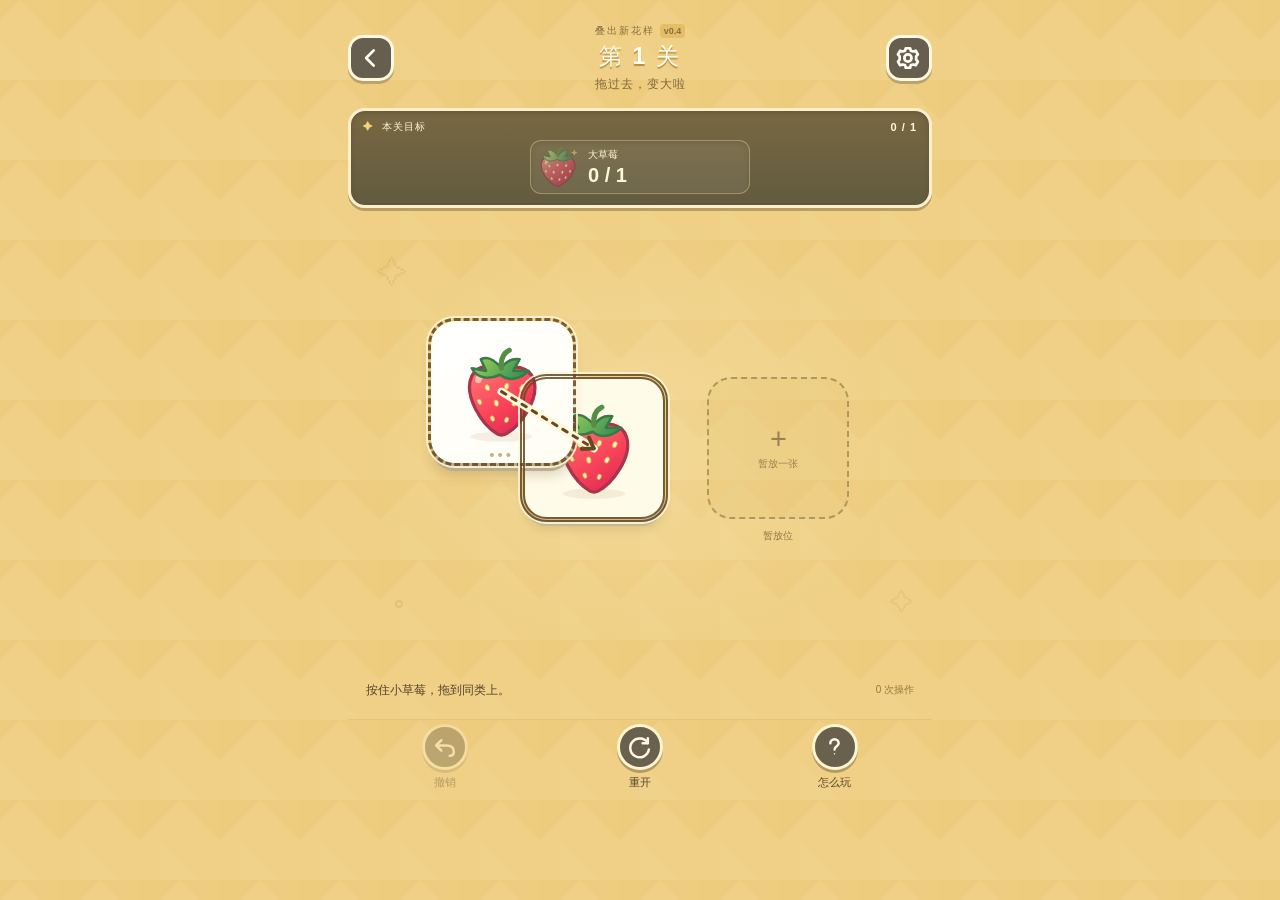
<file: web/merge-v03.html>
<!doctype html>
<html lang="zh-CN">
<head>
  <meta charset="utf-8">
  <meta name="viewport" content="width=device-width,initial-scale=1,viewport-fit=cover">
  <meta name="theme-color" content="#efd085">
  <meta name="description" content="找同类，拖到一起。水果变大、小车升级、树苗长大，三关轻松的层叠合成小游戏。">
  <title>叠出新花样 · v0.4</title>
  <link rel="stylesheet" href="./merge-v03/style.css">
  <script src="./merge-v03/settings.js" defer></script>
  <script src="./merge-v03/geometry.js" defer></script>
  <script src="./shared/merge-content.js" defer></script>
  <script src="./merge-v03/content.js" defer></script>
  <script src="./merge-v03/copy.js" defer></script>
  <script src="./merge-v03/engine.js" defer></script>
  <script src="./merge-v03/levels.js" defer></script>
  <script src="./audio-manager.js" defer></script>
  <script src="./merge-v03/storage.js" defer></script>
  <script src="./merge-v03/session.js" defer></script>
  <script src="./merge-v03/view.js" defer></script>
  <script src="./merge-v03/input.js" defer></script>
  <script src="./merge-v03/presentation.js" defer></script>
  <script src="./merge-v03/guide-view.js" defer></script>
  <script src="./merge-v03/tutorial.js" defer></script>
  <script src="./merge-v03/app.js" defer></script>
</head>
<body>
  <div class="shell">
    <header class="topbar">
      <button id="levels-button" class="icon-button" aria-label="选关" aria-haspopup="dialog" title="选关">
        <svg viewBox="0 0 24 24" aria-hidden="true"><path d="M14.5 5L7.5 12L14.5 19"/></svg>
      </button>
      <div class="level-heading">
        <span class="game-name">叠出新花样 <b>v0.4</b></span>
        <strong id="level-label">第 1 关</strong>
        <h1 id="level-title">拖过去，变大啦</h1>
      </div>
      <button id="settings-button" class="icon-button" aria-label="设置" aria-haspopup="dialog" title="设置">
        <svg viewBox="0 0 24 24" aria-hidden="true"><path d="M9 3L8.3 5.4L6 6L3.8 5.3L1.8 8.7L3.4 10.5V13.5L1.8 15.3L3.8 18.7L6 18L8.3 18.6L9 21H13L13.7 18.6L16 18L18.2 18.7L20.2 15.3L18.6 13.5V10.5L20.2 8.7L18.2 5.3L16 6L13.7 5.4L13 3Z"/><circle cx="11" cy="12" r="3.3"/></svg>
      </button>
    </header>

    <main class="game" aria-label="叠出新花样，层叠合成游戏">
      <section class="goal-tray" aria-label="本关目标">
        <div class="goal-heading"><span><i aria-hidden="true">✦</i> 本关目标</span><strong id="goal-count">0 / 1</strong></div>
        <div id="goals" class="goals"></div>
      </section>

      <div class="playfield">
        <span class="field-spark spark-one" aria-hidden="true">✧</span>
        <span class="field-spark spark-two" aria-hidden="true">✧</span>
        <span class="field-ring" aria-hidden="true"></span>
        <div id="merge-board" class="merge-board" aria-label="层叠牌阵，拖动上层方块寻找同类"></div>
      </div>

      <div class="status-line">
        <p id="message" role="status" aria-live="polite">找相同图案，按住拖到一起。</p>
        <span id="move-count">0 次操作</span>
      </div>

      <section id="result" class="result" hidden aria-label="通关">
        <span class="result-star" aria-hidden="true">✦</span>
        <div class="result-body"><h2 id="result-title">目标收齐啦！</h2><p id="result-copy">看看下一关，还会变出什么？</p></div>
        <button id="next-button" class="primary">下一关 <span aria-hidden="true">→</span></button>
      </section>

      <nav class="tools" aria-label="游戏工具">
        <button id="undo-button" class="tool-button" disabled title="撤销上一步">
          <span class="tool-icon" aria-hidden="true"><svg viewBox="0 0 24 24"><path d="M8 5L3 10L8 15M4 10H13C17.5 10 20 12.2 20 16C20 18.2 18.7 20 16 20"/></svg></span>
          <span>撤销</span>
        </button>
        <button id="restart-button" class="tool-button" title="重新开始本关">
          <span class="tool-icon" aria-hidden="true"><svg viewBox="0 0 24 24"><path d="M20 8A9 9 0 1 0 21 14M20 3V8H15"/></svg></span>
          <span>重开</span>
        </button>
        <button id="help-button" class="tool-button" aria-haspopup="dialog" title="玩法帮助">
          <span class="tool-icon" aria-hidden="true"><svg viewBox="0 0 24 24"><path d="M8 8A4 4 0 0 1 16 8C16 11 12 10.5 12 14"/><circle cx="12" cy="18" r=".7" fill="currentColor" stroke="none"/></svg></span>
          <span>怎么玩</span>
        </button>
      </nav>
    </main>
    <p id="save-note" class="save-note" role="status" hidden></p>
  </div>

  <dialog id="levels-dialog" aria-labelledby="levels-heading">
    <div class="dialog-heading"><div><small>拖一拖，看看会变成什么</small><h2 id="levels-heading">选一关，试试新花样</h2></div><button id="close-levels" class="close-button" aria-label="关闭选关">×</button></div>
    <div id="level-list" class="level-list"></div>
    <p class="dialog-note">三关都可以自由尝试，完成记录保存在这台设备。</p>
  </dialog>

  <dialog id="help-dialog" aria-labelledby="help-heading">
    <div class="dialog-heading"><div><small>很简单，一起试一下</small><h2 id="help-heading">找同类，拖到一起</h2></div><button id="close-help" class="close-button" aria-label="关闭帮助">×</button></div>
    <div class="help-recipes" aria-label="合成图示">
      <div><img src="./assets/merge-v04/strawberry-small.svg" alt="两颗小草莓"><span>× 2 <b>→</b></span><img src="./assets/merge-v04/strawberry-large.svg" alt="大草莓"></div>
      <div><img src="./assets/merge-v04/car-small.svg" alt="两辆普通小车"><span>× 2 <b>→</b></span><img src="./assets/merge-v04/sports-car.svg" alt="跑车"></div>
      <div><img src="./assets/merge-v04/tree-small.svg" alt="两棵小树苗"><span>× 2 <b>→</b></span><img src="./assets/merge-v04/tree-grown.svg" alt="大树"></div>
    </div>
    <ol class="help-steps">
      <li><strong>按住上层方块</strong><p>拖到相同图案的底牌上，松手合成。</p></li>
      <li><strong>挤住了，先暂放</strong><p>暂放位只能放一个。腾出空间，再把它接回来配对。</p></li>
      <li><strong>成品自动收集</strong><p>上方目标全部收齐，就能过关。随时可以撤销。</p></li>
    </ol>
    <div class="help-actions"><button id="hint-button" class="primary">给我一步提示</button><button id="replay-guide-button" class="secondary">重看操作指引</button></div>
    <details class="keyboard-help"><summary>键盘操作</summary><p>Tab 选择上层或暂放的方块，Enter 或空格拿起；选择底牌或暂放位，再按 Enter 放下。Esc 取消，Ctrl / ⌘ + Z 撤销。</p></details>
  </dialog>

  <dialog id="settings-dialog" aria-labelledby="settings-heading">
    <div class="dialog-heading"><div><small>按你喜欢的方式玩</small><h2 id="settings-heading">设置</h2></div><button id="close-settings" class="close-button" aria-label="关闭设置">×</button></div>
    <div class="settings-row"><div><strong>游戏音效</strong><p>轻轻一声，每次合成都有回应</p></div><button id="sound-button" class="toggle-button" aria-pressed="true"><span aria-hidden="true">♫</span><b>音效开</b></button></div>
    <label class="settings-row" for="reduce-motion"><span><strong>减少动态效果</strong><small>保留操作提示，减少移动和弹跳</small></span><input id="reduce-motion" type="checkbox" role="switch"></label>
    <a id="classic-link" class="classic-link" href="./index.html">进入叠叠环游记原模式 <span aria-hidden="true">↗</span></a>
    <p class="dialog-note">叠出新花样 · v0.4<br>找同类，拖过去，等一个小惊喜。</p>
  </dialog>
  <noscript>请启用浏览器 JavaScript，才能拖动方块并合成新图形。</noscript>
</body>
</html>
</file>
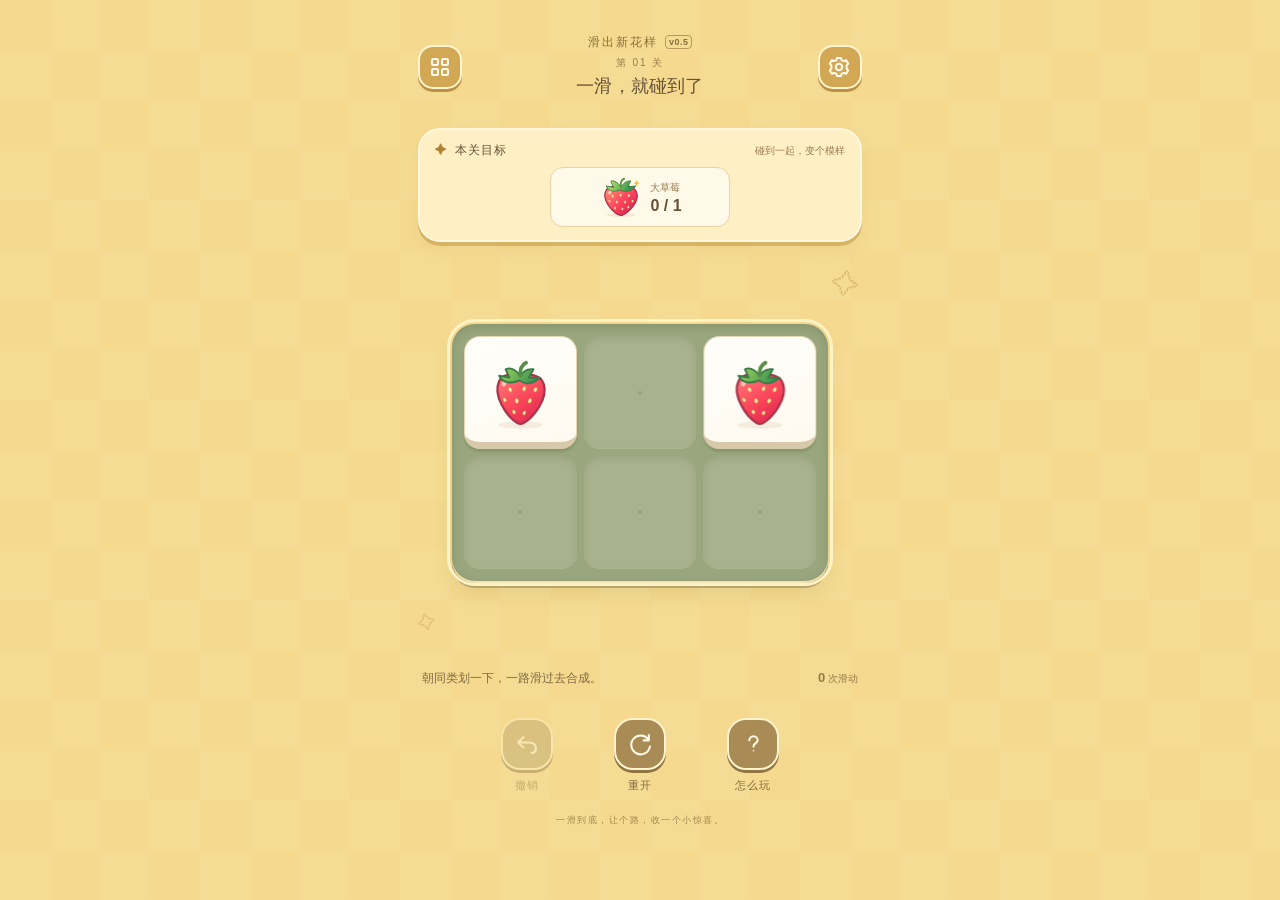
<file: web/slide-v05.html>
<!doctype html>
<html lang="zh-CN">
<head>
  <meta charset="utf-8">
  <meta name="viewport" content="width=device-width,initial-scale=1,viewport-fit=cover">
  <meta name="theme-color" content="#f4d98f">
  <meta name="description" content="一滑到底，让个路。让相同图案碰到一起，收集新的模样。三关轻松的滑动合成小游戏。">
  <title>滑出新花样 · v0.5</title>
  <link rel="stylesheet" href="./slide-v05/style.css">
  <script src="./shared/merge-content.js" defer></script>
  <script src="./slide-v05/grid.js" defer></script>
  <script src="./slide-v05/settings.js" defer></script>
  <script src="./slide-v05/copy.js" defer></script>
  <script src="./slide-v05/engine.js" defer></script>
  <script src="./slide-v05/levels.js" defer></script>
  <script src="./slide-v05/solver.js" defer></script>
  <script src="./audio-manager.js" defer></script>
  <script src="./slide-v05/session.js" defer></script>
  <script src="./slide-v05/storage.js" defer></script>
  <script src="./slide-v05/view.js" defer></script>
  <script src="./slide-v05/input.js" defer></script>
  <script src="./slide-v05/presentation.js" defer></script>
  <script src="./slide-v05/tutorial.js" defer></script>
  <script src="./slide-v05/app.js" defer></script>
</head>
<body>
  <div class="shell">
    <header class="topbar">
      <button id="level-button" class="icon-button" type="button" aria-label="选择关卡" aria-haspopup="dialog" title="选择关卡"><svg viewBox="0 0 24 24" aria-hidden="true"><rect x="4" y="4" width="6" height="6" rx="1.5"/><rect x="14" y="4" width="6" height="6" rx="1.5"/><rect x="4" y="14" width="6" height="6" rx="1.5"/><rect x="14" y="14" width="6" height="6" rx="1.5"/></svg></button>
      <div class="level-heading"><span class="game-name">滑出新花样 <b>v0.5</b></span><span class="level-kicker">第 <span id="level-number">1</span> 关</span><h1 id="level-title">一滑，就碰到了</h1></div>
      <button id="settings-button" class="icon-button" type="button" aria-label="设置" aria-haspopup="dialog" title="设置"><svg viewBox="0 0 24 24" aria-hidden="true"><path d="M9 3L8.3 5.4L6 6L3.8 5.3L1.8 8.7L3.4 10.5V13.5L1.8 15.3L3.8 18.7L6 18L8.3 18.6L9 21H13L13.7 18.6L16 18L18.2 18.7L20.2 15.3L18.6 13.5V10.5L20.2 8.7L18.2 5.3L16 6L13.7 5.4L13 3Z"/><circle cx="11" cy="12" r="3.2"/></svg></button>
    </header>
    <main class="game" aria-label="滑出新花样，滑动合成游戏">
      <section class="goal-tray" aria-label="本关目标"><div class="goal-heading"><span><i aria-hidden="true">✦</i> 本关目标</span><span class="goal-note">碰到一起，变个模样</span></div><div id="goals" class="goals"></div></section>
      <section class="playfield" aria-label="滑动棋盘区域"><span class="field-spark spark-one" aria-hidden="true">✧</span><span class="field-spark spark-two" aria-hidden="true">✧</span><div id="board" class="slide-board" aria-label="单层方格棋盘，在方块上向上下左右一直滑到头"></div></section>
      <div class="status-line"><p id="status">在方块上划一下，一直滑到头。</p><span class="step-chip"><b id="step-count">0</b> 次滑动</span></div>
      <section id="win-panel" class="win-panel" hidden aria-label="通关"><span class="win-star" aria-hidden="true">✦</span><div><h2>全部收齐啦！</h2><p id="win-copy">每一次让路，都有新惊喜。</p></div><button id="continue-button" class="primary" type="button" aria-haspopup="dialog">继续 →</button></section>
      <nav class="tools" aria-label="游戏工具"><button id="undo-button" class="tool-button" type="button" disabled><span class="tool-icon" aria-hidden="true"><svg viewBox="0 0 24 24"><path d="M8 5L3 10L8 15M4 10H13C17.5 10 20 12.2 20 16C20 18.2 18.7 20 16 20"/></svg></span><span>撤销</span></button><button id="restart-button" class="tool-button" type="button"><span class="tool-icon" aria-hidden="true"><svg viewBox="0 0 24 24"><path d="M20 8A9 9 0 1 0 21 14M20 3V8H15"/></svg></span><span>重开</span></button><button id="help-button" class="tool-button" type="button" aria-haspopup="dialog"><span class="tool-icon" aria-hidden="true"><svg viewBox="0 0 24 24"><path d="M8 8A4 4 0 0 1 16 8C16 11 12 10.5 12 14"/><circle cx="12" cy="18" r=".8" fill="currentColor" stroke="none"/></svg></span><span>怎么玩</span></button></nav>
    </main>
    <p id="save-note" class="save-note" hidden></p><p class="footer-note">一滑到底，让个路，收一个小惊喜。</p><div id="announcement" class="sr-only" role="status" aria-live="polite" aria-atomic="true"></div>
  </div>
  <dialog id="win-dialog" class="win-dialog" aria-labelledby="win-dialog-title" aria-describedby="win-dialog-copy win-stats">
    <button class="close-button win-close" data-close-dialog type="button" aria-label="关闭通关弹窗，查看棋盘">×</button>
    <div class="win-medal" aria-hidden="true">✦</div>
    <p class="win-kicker">又一个小发现</p>
    <h2 id="win-dialog-title">本关完成！</h2>
    <p id="win-dialog-copy">目标收齐啦，下一关有新的小发现。</p>
    <div id="win-rewards" class="win-rewards" aria-label="本关收集的图形"></div>
    <p id="win-stats" class="win-stats"></p>
    <div class="win-actions"><button id="next-button" class="primary" type="button" autofocus>下一关 →</button><button id="replay-button" class="secondary" type="button">重玩本关</button></div>
  </dialog>
  <dialog id="level-dialog" aria-labelledby="level-dialog-title"><div class="dialog-heading"><div><small>每一关，一个小发现</small><h2 id="level-dialog-title">选一关，滑滑看</h2></div><button class="close-button" data-close-dialog type="button" aria-label="关闭选关">×</button></div><div id="level-list" class="level-list"></div><p class="dialog-note">没有倒计时，随时可以撤销。按自己的节奏来。</p></dialog>
  <dialog id="help-dialog" aria-labelledby="help-dialog-title"><div class="dialog-heading"><div><small>三个动作，就会玩</small><h2 id="help-dialog-title">一滑到底，碰到同类</h2></div><button class="close-button" data-close-dialog type="button" aria-label="关闭帮助">×</button></div><ol class="help-steps"><li><span aria-hidden="true">↔</span><div><strong>在方块上划一下</strong><p>选个方向，一直滑到边缘或障碍前。途中碰到同类，就会合成。</p></div></li><li><span aria-hidden="true">✦</span><div><strong>碰到相同图案，就合成</strong><p>成品自动收进目标栏，留下两个新空格。</p></div></li><li><span aria-hidden="true">↱</span><div><strong>挡住了，先让个位置</strong><p>把旁边的方块挪开，再让同类碰到一起。</p></div></li></ol><div class="help-recipes" aria-label="合成图示"><div><img src="./assets/merge-v04/strawberry-small.svg" alt="两颗小草莓"><span>×2 →</span><img src="./assets/merge-v04/strawberry-large.svg" alt="大草莓"></div><div><img src="./assets/merge-v04/car-small.svg" alt="两辆小车"><span>×2 →</span><img src="./assets/merge-v04/sports-car.svg" alt="跑车"></div><div><img src="./assets/merge-v04/tree-small.svg" alt="两棵树苗"><span>×2 →</span><img src="./assets/merge-v04/tree-grown.svg" alt="大树"></div></div><div class="help-actions"><button id="hint-button" class="primary" type="button">给我一步提示</button><button id="replay-guide-button" class="secondary" type="button">重看操作指引</button></div><details class="keyboard-help"><summary>键盘也能玩</summary><p>Tab 选择方块，方向键一滑到底。Ctrl / ⌘ + Z 撤销，Esc 取消手势或关闭弹窗。</p></details></dialog>
  <dialog id="settings-dialog" aria-labelledby="settings-dialog-title"><div class="dialog-heading"><div><small>按你喜欢的方式玩</small><h2 id="settings-dialog-title">设置</h2></div><button class="close-button" data-close-dialog type="button" aria-label="关闭设置">×</button></div><label class="settings-row" for="sound-toggle"><span><strong>游戏音效</strong><small>每次合成，轻轻回应一声</small></span><input id="sound-toggle" type="checkbox" role="switch" checked></label><label class="settings-row" for="motion-toggle"><span><strong>减少动态效果</strong><small>保留方向提示，减少滑行和弹跳</small></span><input id="motion-toggle" type="checkbox" role="switch"></label><p class="dialog-note">滑出新花样 · v0.5<br>慢慢来，总能找到新的路。</p></dialog>
  <noscript>请启用 JavaScript，才能滑动方块并合成新图形。</noscript>
</body>
</html>
</file>
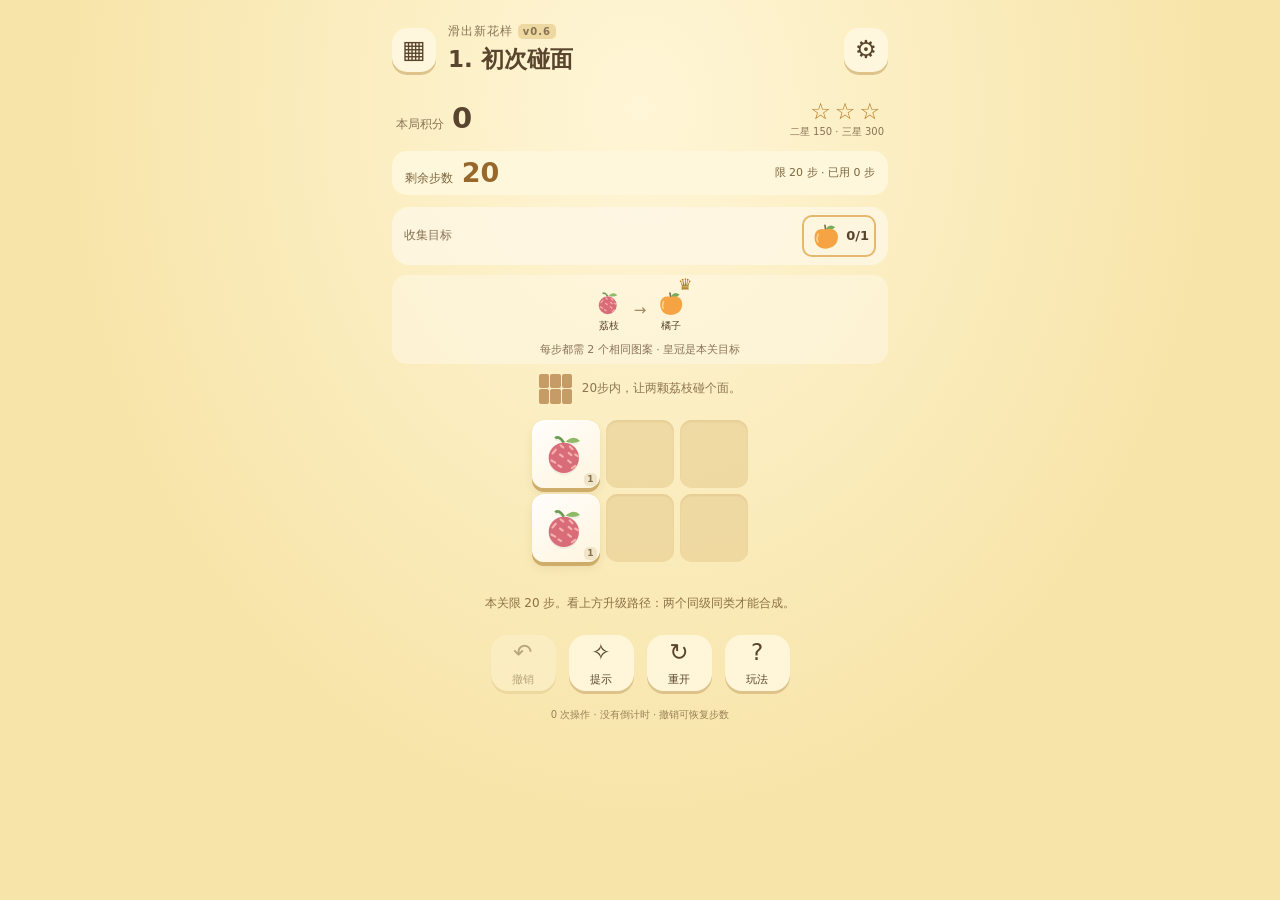
<file: web/slide-v06.html>
<!doctype html>
<html lang="zh-CN">
<head>
  <meta charset="utf-8"><meta name="viewport" content="width=device-width,initial-scale=1,viewport-fit=cover">
  <meta name="theme-color" content="#f7e4a8"><title>滑出新花样 · v0.6</title>
  <link rel="stylesheet" href="./slide-v06/style.css">
  <script src="./slide-v06/content.js" defer></script>
  <script src="./slide-v06/engine.js" defer></script>
  <script src="./slide-v06/levels.js" defer></script>
  <script src="./slide-v06/solver.js" defer></script>
  <script src="./slide-v06/settings.js" defer></script>
  <script src="./slide-v06/input.js" defer></script>
  <script src="./slide-v06/session.js" defer></script>
  <script src="./slide-v06/app.js" defer></script>
</head>
<body>
<main class="game">
  <header><button id="level-button" class="round" aria-label="选择关卡" aria-haspopup="dialog">▦</button><div class="heading"><span class="brand">滑出新花样 <b>v0.6</b></span><h1 id="title"></h1></div><button id="settings-button" class="round" aria-label="设置" aria-haspopup="dialog">⚙</button></header>
  <section class="score-row" aria-label="本局成绩"><div><span class="caption">本局积分</span><strong id="score">0</strong><span id="chain"></span></div><div class="star-area"><span id="stars" aria-label="星级进度">☆☆☆</span><span id="star-target" class="caption"></span></div></section>
  <section id="move-budget" class="move-budget" aria-label="本关步数"><span>剩余步数 <strong id="moves-left">20</strong></span><span id="move-limit-copy">在限定步数内完成收集</span></section>
  <section class="objectives" aria-label="本关目标"><span class="caption">收集目标</span><div id="goals"></div></section>
  <section class="path-panel" aria-label="合成升级路径"><div id="recipe-path"></div><p id="recipe-copy">每步都需 2 个相同图案</p></section>
  <div class="level-mood"><span id="pattern-shape" class="pattern-shape" aria-hidden="true"></span><p id="subtitle" class="subtitle"></p></div>
  <section id="obstacle-panel" hidden aria-label="障碍布置与挪动"><p id="obstacle-copy" aria-live="polite"></p><button id="placement-confirm" class="primary" hidden disabled>开始挑战</button><div id="obstacle-arrows" hidden><button data-direction="up" aria-label="障碍向上挪一格">↑</button><button data-direction="left" aria-label="障碍向左挪一格">←</button><button data-direction="down" aria-label="障碍向下挪一格">↓</button><button data-direction="right" aria-label="障碍向右挪一格">→</button></div></section>
  <section class="board-wrap" aria-label="游戏棋盘"><div id="board" role="group" aria-label="选择方块，再向上下左右划动"></div></section>
  <p id="notice" role="status" aria-live="polite">选一块，划一下，一滑到底。</p>
  <nav class="tools" aria-label="游戏操作"><button id="undo">↶ <span>撤销</span></button><button id="hint">✧ <span>提示</span></button><button id="restart">↻ <span>重开</span></button><button id="help-button">? <span>玩法</span></button></nav>
  <button id="continue" class="primary" hidden>查看结算 →</button>
  <p class="footnote"><span id="moves">0 次滑动</span> · 没有倒计时 · 撤销可恢复步数</p>
</main>
<div id="feedback" role="status" aria-live="polite"></div>
<dialog id="level-dialog"><div class="dialog-head"><div><small>十个图案，十次发现</small><h2>选一关，继续成长</h2></div><button data-close aria-label="关闭选关">×</button></div><p id="collection"></p><div id="level-list"></div></dialog>
<dialog id="settings-dialog"><div class="dialog-head"><h2>按自己的节奏</h2><button data-close aria-label="关闭设置">×</button></div><label><input type="checkbox" id="sound-toggle">开启合成音效</label><label><input type="checkbox" id="motion-toggle">减少动态效果</label><p>选择会保存在这台设备上。</p></dialog>
<dialog id="help-dialog"><div class="dialog-head"><h2>想好再滑，步步成长</h2><button data-close aria-label="关闭帮助">×</button></div><ol><li>在一块图案上划一下，一直滑到边缘或障碍前。每次成功滑动消耗一步，碰壁未移动不扣步。</li><li>两个同级同类碰到一起，升级成下一种图案。不同等级互相挡路。</li><li>中间产物留在碰撞格；达到带皇冠的目标才收走。点图案可以查看路径。</li><li>在本关限定步数内完成全部收集，最后一步完成也算通关。步数用完可撤销上一步或重试本关；撤销会恢复棋盘、积分与步数。</li><li>连着合成获得 Good、Excellent、Perfect。中间允许一次挪位，思考和提示不会断连。更高等级额外加分，参考步数内通关有 200 分巧解奖励，每多一步少 50 分，最低为 0。</li></ol><p>Tab 选择方块，方向键滑动；Ctrl / ⌘ + Z 撤销，Esc 关闭弹窗或取消手势。障碍在开局虚线格中放置；前期固定，后期按关开放挪动，每次一格，同时花一步和一次机会。大小块须整边对齐才能合成，升级后尺寸不变。没有倒计时，可以慢慢想。</p></dialog>
<dialog id="hint-dialog"><div class="dialog-head"><h2>下一步，怎么成长？</h2><button data-close aria-label="关闭提示">×</button></div><div id="hint-path"></div><p id="hint-copy"></p><button id="solve-hint" class="primary">告诉我怎么走</button></dialog>
<dialog id="win-dialog" aria-labelledby="win-title"><button class="win-close" data-close aria-label="关闭结算">×</button><div class="medal">✦</div><p class="caption">又一个漂亮的发现</p><h2 id="win-title">本关完成！</h2><div id="win-stars"></div><strong id="win-score"></strong><div id="win-goals"></div><p id="win-detail"></p><p id="win-best"></p><div class="win-actions"><button id="next" class="primary">下一关 →</button><button id="replay" class="secondary">再试一次</button></div></dialog>
<dialog id="loss-dialog" aria-labelledby="loss-title"><button class="win-close" data-close aria-label="关闭未通关结算">×</button><div class="loss-mark" aria-hidden="true">↶</div><p class="caption">这次的步数用完了</p><h2 id="loss-title">还差一点，再想一步</h2><p id="loss-detail"></p><p>撤销可恢复上一步的棋盘、积分和步数，也可以重新挑战。</p><div class="win-actions"><button id="loss-undo" class="primary">撤销上一步</button><button id="loss-retry" class="secondary">重试本关</button></div></dialog>
</body></html>
</file>
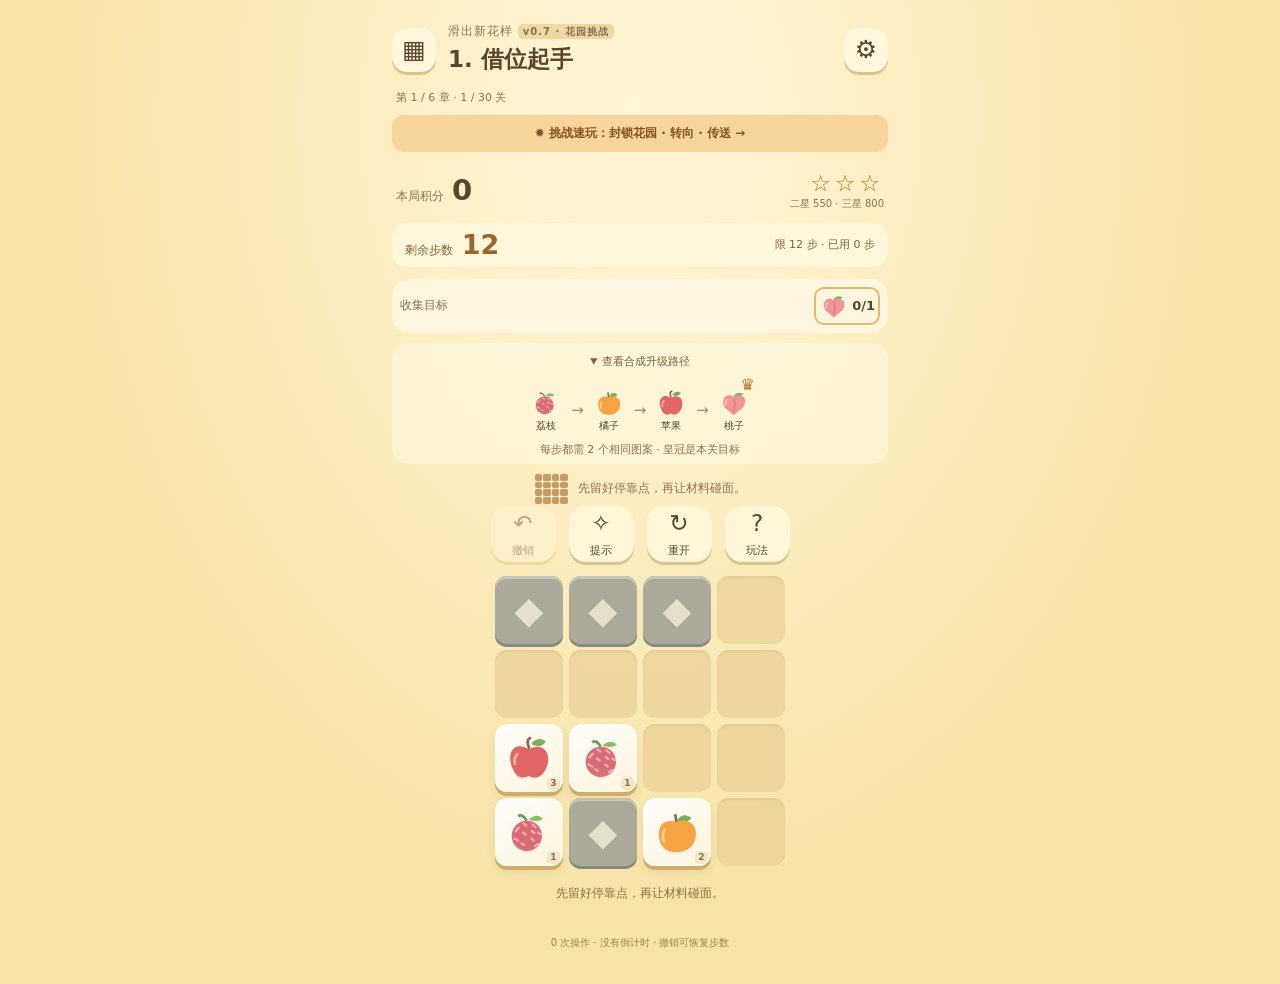
<file: web/slide-v07.html>
<!doctype html>
<html lang="zh-CN">
<head>
  <meta charset="utf-8"><meta name="viewport" content="width=device-width,initial-scale=1,viewport-fit=cover">
  <meta name="theme-color" content="#f7e4a8"><title>滑出新花样 · v0.7 花园挑战版</title>
  <link rel="icon" type="image/svg+xml" href="./assets/slide-v06/fruit-2.svg">
  <link rel="stylesheet" href="./slide-v07/style.css">
  <script src="./slide-v07/content.js" defer></script>
  <script src="./slide-v07/engine.js" defer></script>
  <script src="./slide-v07/levels.js" defer></script>
  <script src="./slide-v07/solver.js" defer></script>
  <script src="./slide-v07/settings.js" defer></script>
  <script src="./slide-v07/input.js" defer></script>
  <script src="./slide-v07/session.js" defer></script>
  <script src="./slide-v07/app.js" defer></script>
</head>
<body>
<main class="game">
  <header><button id="level-button" class="round" aria-label="选择关卡" aria-haspopup="dialog">▦</button><div class="heading"><span class="brand">滑出新花样 <b>v0.7 · 花园挑战</b></span><h1 id="title"></h1></div><button id="settings-button" class="round" aria-label="设置" aria-haspopup="dialog">⚙</button></header>
  <p id="chapter" class="chapter-label"></p>
  <button id="demo-button" class="demo-entry">✹ 挑战速玩：封锁花园 · 转向 · 传送 →</button>
  <nav id="demo-nav" class="demo-nav" hidden aria-label="新玩法速玩"><button data-demo="15">15 爆破</button><button data-demo="20">20 转向</button><button data-demo="25">25 传送</button><button data-demo="30">30 接力</button><button id="exit-demo">回主线</button></nav>
  <section class="score-row" aria-label="本局成绩"><div><span class="caption">本局积分</span><strong id="score">0</strong><span id="chain"></span></div><div class="star-area"><span id="stars" aria-label="星级进度">☆☆☆</span><span id="star-target" class="caption"></span></div></section>
  <section id="move-budget" class="move-budget" aria-label="本关步数"><span>剩余步数 <strong id="moves-left">20</strong></span><span id="move-limit-copy">在限定步数内完成收集</span></section>
  <section class="objectives" aria-label="本关目标"><span class="caption">收集目标</span><div id="goals"></div></section>
  <details id="path-details" class="path-panel" open><summary>查看合成升级路径</summary><div id="recipe-path"></div><p id="recipe-copy">每步都需 2 个相同图案</p></details>
  <div class="level-mood"><span id="pattern-shape" class="pattern-shape" aria-hidden="true"></span><p id="subtitle" class="subtitle"></p></div>
  <section id="obstacle-panel" hidden aria-label="障碍布置与挪动"><p id="obstacle-copy" aria-live="polite"></p><button id="placement-confirm" class="primary" hidden disabled>开始挑战</button><div id="obstacle-arrows" hidden><button data-direction="up" aria-label="障碍向上挪一格">↑</button><button data-direction="left" aria-label="障碍向左挪一格">←</button><button data-direction="down" aria-label="障碍向下挪一格">↓</button><button data-direction="right" aria-label="障碍向右挪一格">→</button></div></section>
  <section id="feature-panel" class="feature-panel" hidden aria-label="本关特殊规则"></section>
  <nav id="garden-progress" class="garden-progress" aria-label="庭院进度" hidden></nav>
  <nav class="tools" aria-label="游戏操作"><button id="undo">↶ <span>撤销</span></button><button id="hint">✧ <span>提示</span></button><button id="restart">↻ <span>重开</span></button><button id="help-button">? <span>玩法</span></button></nav>
  <section class="board-wrap" aria-label="游戏棋盘"><div id="board" role="group" aria-label="选择方块，再向上下左右划动"></div></section>
  <p id="route-readout" class="route-readout" hidden aria-live="polite"></p>
  <p id="notice" role="status" aria-live="polite">选一块，划一下，一滑到底。</p>

  <button id="continue" class="primary" hidden>查看结算 →</button>
  <p class="footnote"><span id="moves">0 次滑动</span> · 没有倒计时 · 撤销可恢复步数</p>
</main>
<div id="feedback" role="status" aria-live="polite"></div>
<dialog id="level-dialog"><div class="dialog-head"><div><small>六个章节，三十次发现</small><h2>选一关，继续成长</h2></div><button data-close aria-label="关闭选关">×</button></div><p id="collection"></p><div id="level-list"></div></dialog>
<dialog id="settings-dialog"><div class="dialog-head"><h2>按自己的节奏</h2><button data-close aria-label="关闭设置">×</button></div><label><input type="checkbox" id="sound-toggle">开启合成音效</label><label><input type="checkbox" id="motion-toggle">减少动态效果</label><p>选择会保存在这台设备上。</p></dialog>
<dialog id="help-dialog"><div class="dialog-head"><h2>想好再滑，步步成长</h2><button data-close aria-label="关闭帮助">×</button></div><ol><li>在一块图案上划一下，一直滑到边缘或障碍前。每次成功滑动消耗一步，碰壁未移动不扣步。</li><li>两个同级同类碰到一起，升级成下一种图案。不同等级互相挡路。</li><li>中间产物留在碰撞格；达到带皇冠的目标才收走。点图案，再展开合成升级路径查看。</li><li>在本关限定步数内完成全部收集，最后一步完成也算通关。步数用完可撤销上一步或重试本关；撤销会恢复棋盘、积分与步数。</li><li>连着合成获得 Good、Excellent、Perfect。中间允许一次挪位，思考和提示不会断连。更高等级额外加分，参考步数内通关有 200 分巧解奖励，每多一步少 50 分，最低为 0。</li></ol><p>爆破卡参与合成，炸开四邻火药箱，并沿相连火药箱连锁开路；普通材料安全。空爆也会消耗爆破卡，请先看预览；失误可免费撤销。滑入同尺寸转向花台，沿箭头继续滑行；穿过接力门后，沿原方向继续滑，可以直接合成。花台和门可反复使用，每处在一划内只触发一次，防止循环；从它们上面出发不触发。出口须空闲，尺寸须完全匹配；出口被占时入口暂为普通地面。新玩法速玩与主线进度分开。Tab 选择方块，方向键滑动；Ctrl / ⌘ + Z 撤销，Esc 关闭弹窗或取消手势。障碍在开局虚线格中放置；前期固定，后期按关开放挪动，每次一格，同时花一步和一次机会。大小块须整边对齐才能合成，升级后尺寸不变。大型关卡包含三处庭院，可以自由选择顺序，共享步数。点庭院进度可以定位；所有庭院都收集完才通关。没有倒计时，可以慢慢想。</p></dialog>
<dialog id="hint-dialog"><div class="dialog-head"><h2>下一步，怎么成长？</h2><button data-close aria-label="关闭提示">×</button></div><div id="hint-path"></div><p id="hint-copy"></p><button id="solve-hint" class="primary">告诉我怎么走</button></dialog>
<dialog id="win-dialog" aria-labelledby="win-title"><button class="win-close" data-close aria-label="关闭结算">×</button><div class="medal">✦</div><p class="caption">又一个漂亮的发现</p><h2 id="win-title">本关完成！</h2><div id="win-stars"></div><strong id="win-score"></strong><div id="win-goals"></div><p id="win-detail"></p><p id="win-best"></p><div class="win-actions"><button id="next" class="primary">下一关 →</button><button id="replay" class="secondary">再试一次</button></div></dialog>
<dialog id="loss-dialog" aria-labelledby="loss-title"><button class="win-close" data-close aria-label="关闭未通关结算">×</button><div class="loss-mark" aria-hidden="true">↶</div><p class="caption">这次的步数用完了</p><h2 id="loss-title">还差一点，再想一步</h2><p id="loss-detail"></p><p>撤销可恢复上一步的棋盘、积分和步数，也可以重新挑战。</p><div class="win-actions"><button id="loss-undo" class="primary">撤销上一步</button><button id="loss-retry" class="secondary">重试本关</button></div></dialog>
</body></html>
</file>
<file: web/merge-v03/style.css>
/* A compact portrait game surface. All playfield actors share one world transform. */
:root {
  --ink:#55442c; --muted:#8b7651; --cream:#fff9e9; --line:#d6bc7e;
  --green:#4a8261; --orange:#e79340; --tile:#fffef8; --focus:#2e697e;
  font-family:"Microsoft YaHei","PingFang SC","Noto Sans CJK SC",sans-serif;
  color:var(--ink); background:#efd086; font-synthesis:none;
}
* {box-sizing:border-box}
body {margin:0; min-height:100vh; min-height:100dvh;
  background:linear-gradient(135deg,#e6be6740 25%,transparent 25%) -20px 0/80px 80px,
    linear-gradient(225deg,#e6be6738 25%,transparent 25%) -20px 0/80px 80px,
    linear-gradient(45deg,#f6dda024 25%,transparent 25%) 0 0/80px 80px,#efd086}
button,a,input,summary {-webkit-tap-highlight-color:transparent; touch-action:manipulation}
button {font:inherit; color:inherit; cursor:pointer; border:0}
button:disabled {opacity:.38; cursor:default}
button:focus-visible,a:focus-visible,input:focus-visible,summary:focus-visible {outline:3px solid var(--focus); outline-offset:4px}
[hidden] {display:none!important}
.shell {width:min(100%,620px); height:100vh; height:100dvh; margin:auto; display:flex; flex-direction:column;
  padding:max(10px,env(safe-area-inset-top)) 18px max(8px,env(safe-area-inset-bottom)); gap:10px}
.topbar {height:76px; flex-shrink:0; display:flex; align-items:center; justify-content:space-between; gap:12px}
.icon-button {width:46px; height:46px; display:grid; place-items:center; border:3px solid #fff9df;
  border-radius:15px; background:#665f4f; color:#fffdf3; box-shadow:0 3px 0 #baa36d}
.icon-button svg {width:26px; height:26px; fill:none; stroke:currentColor; stroke-width:2.5; stroke-linecap:round; stroke-linejoin:round}
.level-heading {min-width:0; text-align:center}
.game-name {display:block; font-size:10px; letter-spacing:2px; color:#88703e; margin-bottom:3px}
.game-name b {font-size:9px; letter-spacing:0; background:#e4bd69; border-radius:4px; padding:2px 4px}
#level-label {font-size:23px; color:#fffef2; text-shadow:0 2px 1px #b68f46; letter-spacing:2px}
#level-title {font-size:12px; margin:4px 0 0; font-weight:500; color:#80653c; letter-spacing:1px}
.game {display:grid; grid-template-columns:minmax(0,1fr); grid-template-rows:96px minmax(0,1fr) 42px auto 82px; flex:1; min-height:0; min-width:0; gap:8px}
.goal-tray,.playfield,.tools {min-width:0}
.goal-tray {padding:9px 12px 11px; background:linear-gradient(#796842,#625b3f); border:3px solid #fbefcc;
  border-radius:17px; box-shadow:0 3px 0 #ba9e60,inset 0 2px 5px #443a2c55; color:#fff7d9}
.goal-heading {display:flex; justify-content:space-between; align-items:center; font-size:10px; letter-spacing:1px; margin-bottom:6px}
.goal-heading i {font-style:normal; color:#f7d474; padding-right:4px}
.goal-heading strong {font-size:11px; font-variant-numeric:tabular-nums}
.goals {display:flex; justify-content:center; gap:8px; height:54px}
.goal-slot {position:relative; flex:1; min-width:0; max-width:220px; display:flex; align-items:center; gap:6px;
  padding:3px 9px 3px 3px; border:1px solid #eddda25c; border-radius:11px; background:#fff8df14;
  box-shadow:inset 0 2px 4px #302b2326; transition:background .15s}
.goal-slot.filled {background:#fff4b8; color:#5a7041; border-color:#fffce2; box-shadow:0 2px 0 #3c342740}
.goal-image {width:48px; height:48px; flex-shrink:0; object-fit:contain; filter:saturate(.75); opacity:.65}
.goals[data-groups='3'] .goal-image {width:36px; height:44px}
.goals[data-groups='3'] .goal-progress {font-size:18px}
.filled .goal-image {filter:none; opacity:1}
.goal-body {min-width:0; display:flex; flex-direction:column; gap:1px}
.goal-name {font-size:10px; white-space:nowrap; overflow:hidden; text-overflow:ellipsis}
.goal-progress {font-size:20px; line-height:1.2; white-space:nowrap; font-variant-numeric:tabular-nums}
.goal-check {position:absolute; right:-3px; top:-5px; font-size:11px; background:var(--green); color:white;
  width:18px; height:18px; border:2px solid #fff6d8; border-radius:50%; text-align:center}
.playfield {position:relative; min-height:0; border-radius:26px; background:radial-gradient(ellipse,#fff2c83d,transparent 70%)}
.merge-board {position:absolute; inset:0; user-select:none; -webkit-user-select:none; isolation:isolate}
.field-spark {position:absolute; color:#bd96463b; font-size:31px; pointer-events:none}
.spark-one {left:5%; top:9%}.spark-two {right:3%; bottom:10%; font-size:24px}
.field-ring {position:absolute; left:8%; bottom:12%; width:8px; height:8px; border:2px solid #cca85155; border-radius:50%; pointer-events:none}
.merge-tile {position:absolute; padding:0; display:grid; place-items:center; border:2px solid #d9d8c9;
  border-radius:17%; background:linear-gradient(145deg,#fff,#fffdf3); box-shadow:0 7px 0 #c4b896,0 11px 9px #82663126;
  touch-action:none; -webkit-user-select:none; user-select:none; -webkit-user-drag:none; transition:box-shadow .12s}
.merge-tile img {width:94%; height:94%; object-fit:contain; pointer-events:none; border-radius:15%; -webkit-user-drag:none}
.merge-tile.upper {border-color:#fffdf4; box-shadow:0 8px 0 #bcae8c,0 13px 12px #72552536; cursor:grab}
.merge-tile.lower {background:#fffbe9; border-color:#decda4}
.merge-tile.lifted {opacity:0}
.grip {position:absolute; bottom:1px; line-height:10px; font-size:15px; letter-spacing:3px; color:#c2b28a; pointer-events:none}
.merge-tile.nested {border-color:#8b9d70}
.image-fallback {font-size:12px; padding:8px; text-align:center}
.parking-target {position:absolute; z-index:1; border:2px dashed #ae995f; border-radius:17%; background:#e1bf6b33}
.parking-pad {width:100%; height:100%; min-height:0; padding:5px; display:flex; flex-direction:column; align-items:center;
  justify-content:center; gap:3px; color:#9a8150; background:transparent; border-radius:17%}
.parking-icon {font-size:29px; line-height:1; font-weight:300}.parking-pad small {font-size:10px}
.parking-caption {position:absolute; top:calc(100% + 12px); left:0; width:100%; text-align:center; font-size:10px;
  color:#927744; white-space:nowrap; pointer-events:none}
.can-drop {outline:4px double #397553!important; outline-offset:4px}
.cannot-drop {outline:3px dashed #a34c3c!important; outline-offset:4px}
.can-drop::after,.cannot-drop::after {position:absolute; top:-9px; right:-9px; width:23px; height:23px; border:2px solid #fff9df;
  border-radius:50%; font-size:15px; color:#fff; text-align:center; line-height:19px; pointer-events:none}
.can-drop::after {content:'✓'; background:#397553}.cannot-drop::after {content:'×'; background:#a34c3c}
.keyboard-source {outline:4px solid #2e697e; outline-offset:5px}
.drag-ghost {position:fixed!important; z-index:1000!important; pointer-events:none!important; margin:0;
  box-shadow:0 10px 0 #bcae8c,0 18px 18px #72552540; cursor:grabbing}
.delivery-actor {position:fixed; z-index:1000; pointer-events:none; border-radius:17%; background:#fffdf2;
  box-shadow:0 6px 0 #c4b896,0 9px 18px #72552530}
.delivery-actor img {width:100%; height:100%; object-fit:contain}.delivery-actor.grown {background:#fff4c1; box-shadow:0 0 24px #fff5b8}
.status-line {display:flex; align-items:center; justify-content:space-between; gap:10px; padding:0 7px; min-width:0; height:42px}
#message {font-size:12px; line-height:1.5; margin:0; min-width:0; display:-webkit-box; -webkit-line-clamp:2; -webkit-box-orient:vertical; overflow:hidden}
#move-count {flex-shrink:0; color:#967940; font-size:10px; white-space:nowrap}
.tools {display:grid; grid-template-columns:repeat(3,1fr); align-items:center; justify-items:center; border-top:1px solid #cfac5d55}
.tool-button {background:none; min-width:68px; min-height:74px; display:flex; flex-direction:column; align-items:center; justify-content:center; gap:5px; font-size:11px}
.tool-icon {display:grid; place-items:center; width:46px; height:46px; border:3px solid #fff5ce; border-radius:50%; background:#69614e;
  color:#fff9e6; box-shadow:0 3px 0 #b39b62}
.tool-icon svg {width:25px; height:25px; fill:none; stroke:currentColor; stroke-width:2.4; stroke-linecap:round; stroke-linejoin:round}
.result {display:flex; align-items:center; gap:9px; padding:12px; border:2px solid #fff8df; border-radius:17px; background:#f9e8ab;
  box-shadow:0 3px 0 #ccb16a}
.result-star {font-size:28px; color:#b9832b}.result-body {flex:1; min-width:0}
.result h2 {font-size:18px; margin:0 0 4px}.result p {font-size:10px; color:#9a7b42; margin:0}
.primary,.secondary {min-height:44px; padding:10px 17px; border-radius:12px; font-size:13px; font-weight:bold}
.primary {background:#e38a3d; color:#fffdf1; border:2px solid #fff1b9; box-shadow:0 3px 0 #b66d32}
.secondary {background:#f3e9cc; color:#7d633b; border:1px solid #dbc69a}
.primary:active,.secondary:active {transform:translateY(1px)}
.save-note {margin:0; font-size:10px; color:#8e5535; text-align:center}
/* Dialogs are the only scroll surfaces; no permanent help panels cover the board. */
dialog {width:min(440px,calc(100% - 28px)); max-height:88vh; max-height:88dvh; overflow:auto; border:3px solid #fff8de;
  border-radius:23px; padding:22px; color:var(--ink); background:var(--cream); box-shadow:0 12px 60px #392c2850}
dialog::backdrop {background:#3f352866; backdrop-filter:blur(3px)}
.dialog-heading {display:flex; align-items:center; justify-content:space-between; gap:10px; margin-bottom:20px}
.dialog-heading h2 {font-size:21px; margin:5px 0 0}.dialog-heading small {font-size:10px; color:var(--muted)}
.close-button {width:44px; height:44px; flex-shrink:0; border:1px solid #ded1ae; border-radius:50%; background:#fffdf4; font-size:26px; color:#8c7955}
.dialog-note {font-size:11px; color:#9a8763; line-height:1.8; margin:18px 0 0; text-align:center}
.level-list {display:grid; gap:12px}
.level-list button {width:100%; min-height:76px; display:flex; align-items:center; gap:13px; text-align:left;
  padding:13px; border:1px solid #e3d3ab; border-radius:15px; background:#fffdf3}
.level-list button.active {border:2px solid #cf9a4d; background:#f9edc8}
.level-list .number {font-size:20px; color:#be8d43}.level-list strong {display:block; font-size:14px}
.level-list small {display:block; font-size:10px; color:#99845e; margin-top:5px}.level-list .done {margin-left:auto; color:#638854; font-size:21px}
.help-recipes {display:grid; grid-template-columns:repeat(3,1fr); gap:8px; border-radius:14px; padding:10px 4px; background:#f3e8c6}
.help-recipes>div {display:flex; flex-direction:column; align-items:center; gap:1px}.help-recipes img {width:54px; height:54px; object-fit:contain}
.help-recipes span {font-size:11px; color:#a18853}.help-recipes b {margin-left:4px}
.help-steps {padding-left:23px; margin:22px 0}.help-steps li {margin-bottom:17px; padding-left:3px}
.help-steps strong {font-size:13px}.help-steps p {font-size:11px; color:#8c7957; line-height:1.7; margin:5px 0}
.help-actions {display:grid; gap:10px}.keyboard-help {font-size:11px; color:#8c7957; margin-top:20px; line-height:1.8}
.keyboard-help summary {min-height:44px; display:flex; align-items:center; cursor:pointer}
.settings-row {display:flex; justify-content:space-between; align-items:center; gap:15px; padding:18px 0; border-bottom:1px solid #e8dbb9}
.settings-row strong {font-size:14px}.settings-row p,.settings-row small {display:block; font-size:10px; color:#9a8660; margin:5px 0 0}
.toggle-button {min-width:92px; min-height:44px; border-radius:12px; border:1px solid #d9c393; background:#f3e5bd; font-size:12px}
.toggle-button span {margin-right:6px}.toggle-button[aria-pressed='false'] {color:#9b9282; background:#eee9dd}
#reduce-motion {width:44px; height:28px; accent-color:#657b4d; cursor:pointer}
.classic-link {display:flex; justify-content:space-between; align-items:center; min-height:44px; font-size:12px; color:#8c7957; text-decoration:none; margin-top:15px}
@media(min-width:800px) {.shell {padding-top:18px; padding-bottom:12px}.topbar {height:80px}.game {grid-template-rows:100px minmax(0,1fr) 42px auto 86px}.status-line {padding-inline:18px}}
@media(max-width:360px) {
  .shell {padding-inline:10px; gap:6px}.game {gap:6px}.goal-tray {padding-inline:8px}.goals {gap:5px}
  .goal-slot {padding:3px 4px 3px 1px; gap:3px}.goal-image {width:35px; height:40px}.goal-name {font-size:9px}.goal-progress {font-size:17px}
  .game-name {font-size:9px; letter-spacing:1px}#level-label {font-size:21px}#message {font-size:11px}.parking-caption {font-size:9px}
}
@media(max-height:660px) {
  .shell {padding-top:6px; padding-bottom:4px; gap:6px}.topbar {height:65px}.game {grid-template-rows:82px minmax(0,1fr) 36px auto 70px; gap:6px}
  .goal-tray {padding:6px 9px 7px}.goal-heading {margin-bottom:3px}.goals {height:48px}.goal-image {height:42px}
  .status-line {height:36px}.tool-button {min-height:66px}.tool-icon {width:41px; height:41px}.result {padding:7px 10px}.result h2 {font-size:15px}
}
@media(prefers-reduced-motion:reduce) {* {scroll-behavior:auto!important; animation:none!important; transition:none!important}}
html[data-reduced-motion='true'] * {animation:none!important; transition:none!important}
</file>
<file: web/slide-v05/style.css>
@charset "UTF-8";
:root{color-scheme:light;--sun:#f4d98f;--ink:#675137;--soft-ink:#917951;--cream:#fffaf0;--gold:#bd812d;--green:#64856a;--green-dark:#48694e;--mint:#c4dbad;--board:#99a67e;--slot:#a8b28d;--gap:7px;font-family:"Microsoft YaHei UI","PingFang SC","Noto Sans CJK SC",sans-serif;font-synthesis:none}
*{box-sizing:border-box}body{margin:0;min-width:280px;min-height:100vh;color:var(--ink);background-color:var(--sun);background-image:linear-gradient(45deg,#f9e2a633 25%,transparent 25%,transparent 75%,#f9e2a633 75%),linear-gradient(45deg,#f9e2a633 25%,transparent 25%,transparent 75%,#f9e2a633 75%);background-size:100px 100px;background-position:0 0,50px 50px;-webkit-tap-highlight-color:transparent}button,input,summary{font:inherit}button{cursor:pointer;color:inherit;touch-action:manipulation}button:disabled{cursor:default;opacity:.42}button:focus-visible,summary:focus-visible,a:focus-visible,input:focus-visible{outline:3px solid var(--green-dark);outline-offset:4px}button svg{width:24px;height:24px;fill:none;stroke:currentColor;stroke-width:2;stroke-linecap:round;stroke-linejoin:round}button:active:not(:disabled){filter:brightness(.97)}[hidden]{display:none!important}.shell{width:min(100%,484px);margin:0 auto;padding:22px 20px 12px;padding-top:max(22px,env(safe-area-inset-top));padding-bottom:max(12px,env(safe-area-inset-bottom))}.topbar{display:flex;align-items:center;gap:12px;margin-bottom:22px}.icon-button{flex:0 0 44px;width:44px;height:44px;display:grid;place-items:center;border:2px solid #fff5d0;border-radius:15px;background:#d2a854;box-shadow:0 3px 0 #ba9146;color:#fffaf0}.level-heading{flex:1;text-align:center;min-width:0}.game-name{display:block;font-size:12px;letter-spacing:2px;color:#8a6f3a;font-weight:700}.game-name b{font-size:9px;letter-spacing:.5px;border:1px solid #b99a59;border-radius:4px;padding:1px 3px;vertical-align:1px;margin-left:2px}h1{font-size:18px;margin:6px -6px 0;letter-spacing:.2px;line-height:1.5}.heading-dot{color:#b58f43;margin:0 3px}.goal-tray{border:2px solid #fff8df;border-radius:22px;background:#ffefc4;box-shadow:0 4px 0 #d6b466,0 7px 18px #8c6b1710;padding:12px 14px 13px}.goal-heading{display:flex;align-items:center;justify-content:space-between;gap:6px;margin:0 1px 8px;font-size:12px;font-weight:700;letter-spacing:1px}.goal-heading i{font-style:normal;color:#b28234;margin-right:3px}.goal-note{font-size:10px;font-weight:400;color:#987c4d;letter-spacing:0}.goals{display:flex;justify-content:center;gap:8px;min-height:56px}.goal-slot{flex:1;min-width:0;position:relative;display:flex;align-items:center;justify-content:center;gap:6px;max-width:180px;padding:6px 10px;border-radius:13px;border:1px solid #ead4a3;background:#fff9e9;transition:background 160ms,border-color 160ms}.goal-image{width:46px;height:46px;object-fit:contain;flex:none}.goal-body{display:flex;flex-direction:column;gap:3px;min-width:0}.goal-name{font-size:10px;color:#987b4a;white-space:nowrap}.goal-progress{font-size:16px;line-height:1;font-variant-numeric:tabular-nums}.goal-check{position:absolute;top:-4px;right:-3px;border-radius:50%;width:18px;height:18px;display:grid;place-items:center;background:var(--green);color:#fff;font-size:12px;border:2px solid #fff4d6}.goal-slot.filled{background:#e9efcf;border-color:#b3c08d}.goal-slot.filled .goal-progress{color:var(--green-dark)}.playfield{position:relative;min-height:355px;display:flex;align-items:center;justify-content:center;padding:28px 14px 22px}.slide-board{width:100%;max-width:376px;position:relative;border-radius:23px;background:var(--board);box-shadow:inset 0 3px 8px #4a633a40,0 2px 0 #f5e2af,0 7px 0 #b9a56c,0 12px 20px #826c2520;touch-action:none;user-select:none;-webkit-user-select:none;isolation:isolate;outline:3px solid #fff2c4;outline-offset:2px;min-height:160px}.board-cell{position:absolute;border-radius:15px;background:var(--slot);box-shadow:inset 0 3px 6px #51613c25,inset 0 -1px 0 #d6dbb126;pointer-events:none}.board-cell::after{content:"";position:absolute;inset:calc(50% - 2px);border-radius:50%;background:#7f8e67;opacity:.42}.slide-tile{position:absolute;left:0;top:0;z-index:2;padding:9%;border:1.5px solid #e6d5b2;border-bottom:7px solid #d7c9a9;border-radius:16px;background:linear-gradient(155deg,#fffefa,#fffaf0);box-shadow:0 3px 2px #52643e3d,0 1px 0 #fff inset;transform:translate3d(var(--x,0px),var(--y,0px),0) translate3d(var(--drag-x,0px),var(--drag-y,0px),0);transition:transform var(--slide-ms,150ms) cubic-bezier(.2,.8,.25,1);will-change:transform;touch-action:none;overflow:visible;display:grid;place-items:center;cursor:grab}.slide-tile img{width:100%;height:100%;object-fit:contain;pointer-events:none;user-select:none;-webkit-user-drag:none}.slide-tile.is-preview{transition:none;z-index:4;cursor:grabbing;box-shadow:0 5px 7px #42523333}.slide-tile:focus-visible{outline:3px solid #fff8c7;outline-offset:-5px}.board-cell.preview-target{background:#c4d3a8;box-shadow:inset 0 0 0 3px #e6efce}.board-cell.preview-merge{background:#e8d392;box-shadow:inset 0 0 0 3px #fff1b9}.slide-tile.merge-target{box-shadow:0 0 0 3px #e8c863,0 3px 2px #52643e3d}.image-fallback{font-size:13px;font-weight:bold}.field-spark{position:absolute;color:#c09b49;opacity:.45;pointer-events:none}.spark-one{top:28px;right:3px;font-size:28px;transform:rotate(10deg)}.spark-two{bottom:22px;left:0;font-size:18px;transform:rotate(-15deg)}.status-line{display:flex;align-items:center;justify-content:space-between;gap:8px;min-height:44px;margin:0 4px 14px}.status-line p{margin:0;max-width:78%;font-size:12px;line-height:1.7;color:#806b44}.step-chip{white-space:nowrap;color:#967b46;font-size:10px}.step-chip b{font-size:13px;font-weight:600;font-variant-numeric:tabular-nums}.tools{display:flex;align-items:flex-start;justify-content:center;gap:42px}.tool-button{display:flex;flex-direction:column;align-items:center;gap:8px;background:none;border:0;padding:0;min-width:58px;min-height:76px;font-size:11px;letter-spacing:1px;font-weight:700;color:#84693c}.tool-icon{display:grid;place-items:center;width:52px;height:52px;border:2px solid #fff3ce;border-radius:19px;background:#a88b55;color:#fff9e5;box-shadow:0 3px 0 #8f7444}.tool-icon svg{width:25px;height:25px}.tool-button:disabled .tool-icon{background:#b8a16c}.footer-note{text-align:center;font-size:9px;letter-spacing:1.5px;color:#a2874c;margin:14px 0 0}.win-panel{display:flex;align-items:center;gap:12px;padding:14px;background:#fff7df;border:2px solid #fffbef;border-radius:18px;margin:-2px 0 18px;box-shadow:0 3px 0 #d2b66f}.win-star{color:#b88c2d;font-size:29px}.win-panel div{flex:1}.win-panel h2{font-size:16px;margin:0 0 5px}.win-panel p{font-size:10px;line-height:1.5;margin:0;color:#947a4e}.primary,.secondary{font-size:13px;font-weight:700;border-radius:12px;padding:12px 15px;min-height:44px}.primary{background:var(--green);border:1px solid var(--green-dark);color:#fffef4;box-shadow:0 3px 0 var(--green-dark)}.secondary{background:#fff7df;border:1px solid #ddc596;color:#80683e;box-shadow:0 2px 0 #dec99f}.save-note{text-align:center;font-size:11px;line-height:1.6;color:#856b3c}.sr-only{position:absolute;width:1px;height:1px;overflow:hidden;clip:rect(0,0,0,0);white-space:nowrap}.guide-ghost,.guide-arrow,.guide-label,.merge-result{position:absolute;pointer-events:none;z-index:8}.guide-ghost{display:grid;place-items:center;border:2px dashed #fff9d4;border-radius:16px;background:#fff7cf77;box-shadow:0 2px 8px #4a633a44;opacity:.7}.guide-ghost img{width:72%;height:72%;object-fit:contain}.guide-arrow{width:34px;height:34px;display:grid;place-items:center;font-size:25px;font-weight:bold;color:var(--green-dark);border-radius:50%;background:#fff5c8;box-shadow:0 2px 4px #4a633a33;transform:translate(-50%,-50%)}.guide-label{left:50%;top:calc(100% + 12px);transform:translateX(-50%);white-space:nowrap;font-size:11px;letter-spacing:.3px;background:#fff7df;border:1px solid #dac28a;border-radius:20px;padding:7px 12px;color:#7c683f;box-shadow:0 2px 0 #dcc185;z-index:9}.slide-board.has-guide{margin-bottom:26px}.merge-result{position:fixed;display:grid;place-items:center;background:#fff9e9;border-radius:18px;border:2px solid #f2d17e;box-shadow:0 4px 14px #846c3b44;z-index:50;transform-origin:center}.merge-result img{width:87%;height:87%;object-fit:contain}.merge-spark{position:absolute;color:#bc903e;font-size:20px;pointer-events:none}.goal-slot.collecting{box-shadow:0 0 0 3px #fff9d7}dialog{width:min(440px,calc(100% - 32px));max-height:calc(100dvh - 40px);padding:22px;border:2px solid #fff7e5;border-radius:24px;color:var(--ink);background:#fff3d4;box-shadow:0 8px 0 #9577484d,0 22px 70px #4c39195e;overflow:auto}dialog::backdrop{background:#57492f66;backdrop-filter:blur(3px)}.dialog-heading{display:flex;justify-content:space-between;gap:10px;align-items:flex-start;margin-bottom:20px}.dialog-heading small{display:block;font-size:11px;color:#a18a5a;margin-bottom:6px}.dialog-heading h2{font-size:20px;margin:0;line-height:1.4}.close-button{border:1px solid #e1c99c;border-radius:12px;width:40px;height:40px;background:#fff9e9;font-size:26px;line-height:1;flex:none}.dialog-note{font-size:11px;line-height:1.8;color:#9b8152;margin:20px 0 0}.level-list{display:grid;gap:10px}.level-list button{display:flex;align-items:center;gap:14px;padding:15px;border:1px solid #e1c797;background:#fffaf0;border-radius:15px;text-align:left;min-height:66px}.level-list button strong{font-size:15px}.level-list button small{display:block;font-size:11px;color:#9b8152;margin-top:4px}.level-list button.current{outline:2px solid var(--green);outline-offset:1px}.level-list button.completed::after{content:"✓";margin-left:auto;color:var(--green)}.help-steps{padding:0;margin:0;list-style:none;display:grid;gap:16px}.help-steps li{display:flex;gap:12px;align-items:flex-start}.help-steps li>span{width:36px;height:36px;flex:none;border-radius:12px;background:#ede9c7;color:var(--green-dark);display:grid;place-items:center;font-size:22px}.help-steps strong{font-size:13px}.help-steps p{margin:5px 0 0;font-size:11px;line-height:1.8;color:#92794b}.help-recipes{display:flex;justify-content:space-around;gap:5px;background:#fff9e9;border:1px solid #e6d2a9;border-radius:14px;padding:12px 4px;margin:20px 0}.help-recipes>div{display:flex;align-items:center;gap:3px}.help-recipes img{width:30px;height:30px;object-fit:contain}.help-recipes span{font-size:10px;white-space:nowrap;color:#a08756}.help-actions{display:flex;gap:10px}.help-actions button{flex:1;padding:12px 8px}.keyboard-help{font-size:11px;color:#92794b;margin-top:22px}.keyboard-help summary{cursor:pointer;padding:6px 0}.keyboard-help p{font-size:11px;line-height:1.9;margin:7px 0}.settings-row{display:flex;justify-content:space-between;align-items:center;gap:16px;padding:17px 0;border-bottom:1px solid #e8d6af;cursor:pointer}.settings-row strong{font-size:14px}.settings-row small{font-size:11px;display:block;margin-top:7px;color:#9b8152;line-height:1.5}.settings-row input{appearance:none;width:47px;height:28px;border-radius:20px;background:#cfc0a1;border:1px solid #baa67f;position:relative;cursor:pointer;flex:none}.settings-row input::after{content:"";position:absolute;left:3px;top:3px;width:20px;height:20px;border-radius:50%;background:#fffcf2;box-shadow:0 1px 2px #665b3c55;transition:transform 150ms}.settings-row input:checked{background:var(--green);border-color:var(--green-dark)}.settings-row input:checked::after{transform:translateX(19px)}noscript{display:block;text-align:center;padding:20px}
@media(min-width:700px){.shell{padding-top:34px}.topbar{margin-bottom:28px}.playfield{min-height:414px;padding:34px 20px 27px}.status-line{margin-bottom:18px}.tools{gap:55px}.footer-note{margin-top:20px}}
@media(max-width:374px){.shell{padding:16px 14px 10px}.topbar{gap:8px;margin-bottom:16px}.game-name{font-size:10px}h1{font-size:15px}.goal-tray{padding:10px}.goal-slot{padding:5px;gap:3px}.goal-image{width:38px;height:38px}.goal-note{font-size:9px}.goal-progress{font-size:14px}.playfield{padding:24px 10px 20px;min-height:298px}.status-line{margin-bottom:10px}.status-line p{font-size:11px}.tools{gap:35px}.tool-icon{width:48px;height:48px;border-radius:17px}.tool-button{min-height:70px;gap:7px}.footer-note{margin-top:9px}.goal-name{font-size:9px}dialog{padding:18px}.help-recipes img{width:25px;height:25px}}
@media(prefers-reduced-motion:reduce){*,*::before,*::after{scroll-behavior:auto!important;animation:none!important;transition:none!important}}
[data-reduced-motion="true"] .slide-tile,[data-reduced-motion="true"] .goal-slot,[data-reduced-motion="true"] .settings-row input::after{transition:none}
.slide-board.has-guide{margin-bottom:0}.level-option-number{font-size:22px;font-weight:700;color:#b99858;min-width:32px}.level-option-mark{margin-left:auto;font-size:20px;color:var(--green)}
.level-kicker{display:block;font-size:10px;line-height:1.4;color:#987c48;letter-spacing:2px;margin-top:5px}.level-heading h1{white-space:nowrap;margin:3px -6px 0}.goal-progress{white-space:nowrap}.goals[data-groups="3"] .goal-slot{padding:6px;gap:5px}.goals[data-groups="3"] .goal-image{width:34px;height:34px}.goals[data-groups="3"] .goal-progress{font-size:14px}
@media(max-width:374px){.level-kicker{font-size:10px;margin-top:4px}.level-heading h1{font-size:14px;margin-top:2px}.goals[data-groups="3"] .goal-slot{padding:5px;gap:3px}.goals[data-groups="3"] .goal-image{width:32px;height:32px}}

.board-cell.preview-route,.board-cell.guide-route{box-shadow:inset 0 0 0 2px #eef2c780;background:#b7c69c}.board-cell.preview-route::after,.board-cell.guide-route::after{opacity:.9;background:#f9f3cf}.board-cell.guide-stop{outline:2px dashed #fff7cb;outline-offset:-5px}.board-cell.preview-target,.board-cell.preview-merge{outline:3px solid #fff4bd;outline-offset:-4px}

.win-dialog{width:min(384px,calc(100% - 32px));padding:28px 24px 24px;text-align:center;background:radial-gradient(ellipse at 50% 0,#fffbe9,transparent 70%),#fff3d4}.win-close{position:absolute;top:10px;right:10px;width:44px;height:44px;font-size:24px}.win-medal{display:grid;place-items:center;width:68px;height:68px;margin:2px auto 12px;border-radius:23px;border:3px solid #fff9dd;background:#efd080;box-shadow:0 4px 0 #c8a353;color:#96712d;font-size:42px}.win-kicker{font-size:11px;letter-spacing:3px;color:#9b8050;margin:18px 0 7px}.win-dialog h2{font-size:25px;line-height:1.4;margin:0 0 9px}.win-dialog #win-dialog-copy{font-size:12px;line-height:1.8;color:#927748;margin:0}.win-rewards{display:flex;justify-content:center;gap:10px;margin:22px 0 15px}.win-rewards img{width:66px;height:66px;object-fit:contain;padding:7px;border:1px solid #e4d09f;border-bottom:4px solid #d8c498;border-radius:16px;background:#fffaf0}.win-stats{font-size:11px;line-height:1.7;color:#9b8050;margin:0 0 22px}.win-actions{display:grid;gap:12px}.win-actions .primary{font-size:17px;min-height:52px}.win-actions .secondary{font-size:12px;min-height:44px}
</file>
<file: web/slide-v06/style.css>
:root{--paper:#fff9e9;--ink:#59442d;--muted:#897355;--orange:#e99b45;--green:#68a276;--shadow:#d5ae5d;--cell:64px;--pitch:70px;font-family:"Microsoft YaHei","PingFang SC",system-ui,sans-serif;color:var(--ink);background:#f7e4a8;color-scheme:light}
*{box-sizing:border-box}body{margin:0;min-height:100vh;background:radial-gradient(ellipse at 50% 12%,#fff6d7,transparent 65%),#f7e4a8}button{font:inherit;color:inherit;cursor:pointer;border:0}button:focus-visible{outline:3px solid #488cb2;outline-offset:3px}button:disabled{opacity:.4;cursor:default}button[hidden],[hidden]{display:none!important}.game{max-width:540px;margin:auto;padding:20px 22px 24px}header{display:flex;align-items:center;gap:12px}.round{width:44px;height:44px;flex:none;border-radius:15px;background:#fff7dd;box-shadow:0 3px 0 #ddc38a;font-size:25px}.heading{flex:1}.brand{font-size:12px;letter-spacing:1px;color:var(--muted)}.brand b{font-size:10px;background:#edd8a1;padding:2px 5px;border-radius:5px}h1{font-size:23px;line-height:1.3;margin:5px 0}h2{font-size:23px;margin:7px 0 12px}.score-row{display:flex;justify-content:space-between;align-items:center;margin:18px 4px 12px}.caption{font-size:12px;color:var(--muted)}#score{font-size:29px;margin:0 8px;font-variant-numeric:tabular-nums}#chain{color:#bd7140;font-size:12px}.star-area{display:grid;text-align:right;gap:1px}#stars{font-size:23px;letter-spacing:4px;color:#b77a26}#star-target{font-size:10px}.objectives{display:flex;align-items:center;gap:12px;border-radius:17px;background:#fff9e9b8;padding:8px 12px}#goals{display:flex;gap:8px;flex:1;justify-content:flex-end}.goal{display:flex;gap:3px;align-items:center;background:transparent;border-radius:10px;padding:2px 5px;border:2px solid transparent}.goal.active{border-color:#e4b96e}.goal img{width:34px;height:34px}.goal span{font-size:13px;font-weight:700}.path-panel{margin:10px 0 0;background:#fff9e980;border-radius:15px;padding:8px 8px 6px}#recipe-path{display:flex;justify-content:center;align-items:center;gap:4px}.path-node{display:grid;justify-items:center;position:relative;min-width:42px;border:2px solid transparent;border-radius:10px;padding:2px}.path-node img{width:32px;height:32px}.path-node span{font-size:10px}.path-node.current{background:#fff7dc;border-color:#d8ad59}.path-node.crown::after{content:'♛';position:absolute;top:-10px;right:-2px;color:#b27a25;font-size:16px}.path-arrow{font-size:15px;color:#a58960}#recipe-copy{text-align:center;font-size:11px;margin:5px 0 0;min-height:16px;color:var(--muted)}.subtitle{text-align:center;font-size:12px;min-height:18px;margin:13px 0 10px;color:#8d7450}.board-wrap{padding:14px 0 10px;display:flex;justify-content:center;min-height:180px}#board{position:relative;touch-action:none;user-select:none}.floor,.rock,.tile,.preview-route,.preview-end{position:absolute;left:calc(var(--col)*var(--pitch));top:calc(var(--row)*var(--pitch));width:var(--cell);height:var(--cell);border-radius:17%;}.floor{background:#e8cf939e;box-shadow:inset 0 2px 2px #c5a15d35}.rock{background:#aaa99a;box-shadow:inset 0 3px 0 #c7c6b9,0 3px 0 #88897e;display:grid;place-items:center;color:#e5e0ce;font-size:calc(var(--cell)*.55)}.tile{background:linear-gradient(145deg,#fffefd,#fff5de);box-shadow:0 4px 0 #ceac69,0 6px 8px #a88a4c2a;padding:6%;z-index:2;display:grid;place-items:center;padding:3px;transition:box-shadow .13s}.tile img{width:87%;height:87%;pointer-events:none;filter:drop-shadow(0 2px 0 #0000000c)}.tier{position:absolute;right:3px;bottom:2px;min-width:13px;height:13px;line-height:13px;border-radius:5px;background:#f0e4c9;font-size:9px;font-weight:bold;color:#88704e}.tile.selected{outline:3px solid #e6a855;outline-offset:1px}.tile.partner{box-shadow:0 4px 0 #77a987,0 0 0 2px #8ab899}.preview-route{background:#e9ac5070;pointer-events:none;z-index:3}.preview-end{border:3px dashed #a96c24;pointer-events:none;z-index:4;display:grid;place-items:center;background:#fff5cba8}.preview-end img{width:70%;height:70%;opacity:.85}.preview-end span{position:absolute;right:0;top:-11px;color:#9e6a28}.preview-source{opacity:.6}#notice{text-align:center;min-height:35px;font-size:12px;line-height:1.6;margin:8px 0 6px;color:#8d7046}.tools{display:flex;justify-content:center;gap:13px;margin:0 auto}.tools button{display:grid;place-items:center;gap:1px;width:65px;min-height:56px;border-radius:17px;background:#fff6da;box-shadow:0 3px 0 #ddc28a;font-size:23px}.tools span{font-size:11px}.footnote{text-align:center;font-size:10px;color:#9a8157;margin-top:17px}.primary,.secondary{border-radius:14px;min-height:44px;padding:10px 20px;font-weight:700}.primary{background:#e9a24f;color:#fff;box-shadow:0 3px 0 #c68739}.secondary{background:#f3ead6}.game>#continue{display:block;margin:15px auto 0}dialog{border:0;border-radius:25px;background:var(--paper);color:var(--ink);padding:25px;width:min(480px,calc(100% - 28px));max-height:85dvh;overflow-y:auto;box-shadow:0 20px 80px #4d361d4a}dialog::backdrop{background:#493a2370;backdrop-filter:blur(3px)}.dialog-head{display:flex;align-items:flex-start;justify-content:space-between;gap:12px}.dialog-head button,.win-close{border-radius:50%;font-size:23px;background:#f2e6ce;width:32px;height:32px;flex:none}.dialog-head small{color:var(--muted);font-size:11px}dialog p,dialog li{font-size:13px;line-height:1.8}dialog ol{padding-left:22px}dialog li{margin-bottom:8px}label{display:flex;gap:10px;align-items:center;padding:12px 0}input{accent-color:#c78c38;width:18px;height:18px}#level-list{display:grid;grid-template-columns:1fr 1fr;gap:10px}.level-card{background:#f5ead2;padding:10px;border-radius:16px;display:grid;justify-items:center;gap:5px;font-size:12px}.level-card.current{outline:2px solid #d6a34d}.mini-board{display:grid;gap:1px;width:44px;height:38px}.mini-board i{border-radius:2px;background:transparent}.mini-board i.on{background:#d4b274}.level-stars{color:#b37d30;font-size:14px}.level-card small{font-size:10px;color:var(--muted)}#feedback{pointer-events:none;position:fixed;left:50%;top:43%;transform:translate(-50%,-50%);z-index:20;color:#ce8233;text-shadow:0 2px white,2px 0 white,-2px 0 white;font-weight:900;font-size:32px;opacity:0}#feedback.show{animation:reward .65s ease-out}body.reduced #feedback.show{animation:reward-still .4s ease-out}@keyframes reward{0%{opacity:0;transform:translate(-50%,0) scale(.7)}25%{opacity:1;transform:translate(-50%,-50%) scale(1.05)}70%{opacity:1}100%{opacity:0;transform:translate(-50%,-90%)}}@keyframes reward-still{0%,80%{opacity:1}100%{opacity:0}}#win-dialog{text-align:center}.win-close{position:absolute;right:16px;top:16px}.medal{font-size:59px;color:#e0a044;line-height:1.2}#win-stars{font-size:35px;letter-spacing:8px;color:#d69a3e}#win-score{display:block;font-size:43px;margin:12px}#win-goals{display:flex;justify-content:center;gap:9px}#win-goals img{width:43px;height:43px}.win-actions{display:grid;gap:10px;margin-top:20px}#hint-path{display:flex;align-items:center;justify-content:center;gap:7px;margin:20px 0}#hint-path img{width:43px;height:43px}
.move-budget{display:flex;align-items:center;justify-content:space-between;gap:10px;margin:0 0 12px;padding:8px 13px;border-radius:15px;background:#fff7db;color:#7b653f;font-size:12px}.move-budget strong{margin-left:5px;font-size:27px;line-height:1;font-variant-numeric:tabular-nums;color:#98672c}.move-budget.low{background:#fce6cb;color:#9a562c}.move-budget.low strong{color:#b04d29}#move-limit-copy{font-size:11px}.level-mood{display:flex;align-items:center;justify-content:center;gap:10px;margin:10px 0 2px}.level-mood .subtitle{margin:0;min-height:0}.pattern-shape{display:grid;gap:1px;width:33px;height:30px;flex:none}.pattern-shape i{border-radius:2px}.pattern-shape .on{background:#c59b66}#loss-dialog{text-align:center}.loss-mark{font-size:56px;color:#bb8b4e;line-height:1.2}
@media(max-width:380px){.game{padding:13px 14px 18px}h1{font-size:20px}.score-row{margin-top:12px}.subtitle{margin:8px 0 3px}.path-node{min-width:37px}.path-node img{width:28px;height:28px}.path-arrow{font-size:12px}#recipe-path{gap:2px}.board-wrap{padding:9px 0}.tools{gap:10px}.tools button{width:60px}}@media(prefers-reduced-motion:reduce){*{scroll-behavior:auto!important}.tile{transition:none}#feedback.show{animation:reward-still .4s ease-out}}
/* Whole rectangular pieces share one hit target and one preview. */
.tile,.preview-route,.preview-end{width:calc(var(--w,1)*var(--cell) + (var(--w,1) - 1)*6px);height:calc(var(--h,1)*var(--cell) + (var(--h,1) - 1)*6px);border-radius:12px}.tile img{max-width:calc(var(--cell)*.88);max-height:calc(var(--cell)*.88);object-fit:contain}.size-tag{position:absolute;left:5px;top:4px;font-size:10px;color:#8c744d}.obstacle{background:linear-gradient(135deg,#b4bac1,#81909f);box-shadow:0 4px #607080;color:#f5f1df;font-size:calc(var(--cell)*.55)}.placement{position:absolute;left:calc(var(--col)*var(--pitch));top:calc(var(--row)*var(--pitch));width:var(--cell);height:var(--cell);border:2px dashed #8d9574;background:#fff7d68c;border-radius:13px;font-size:25px;color:#7d8964;z-index:1}.placement.chosen{background:#9cac9c;color:white;border-color:#5c7966}#obstacle-panel{background:#fff8e3b3;border:1px solid #e5cea0;border-radius:14px;padding:8px 12px;text-align:center;margin-top:8px}#obstacle-copy{font-size:12px;line-height:1.5;margin:0 0 6px}#placement-confirm{padding:6px 18px;min-height:36px;font-size:13px}#obstacle-arrows{display:flex;gap:9px;justify-content:center}#obstacle-arrows button{width:40px;height:36px;border-radius:9px;background:#e5e9e7;font-size:22px}#obstacle-arrows button:disabled{opacity:.3}
</file>
<file: web/slide-v07/style.css>
:root{--paper:#fff9e9;--ink:#59442d;--muted:#897355;--orange:#e99b45;--green:#68a276;--shadow:#d5ae5d;--cell:64px;--pitch:70px;font-family:"Microsoft YaHei","PingFang SC",system-ui,sans-serif;color:var(--ink);background:#f7e4a8;color-scheme:light}
.chapter-label{font-size:11px;color:#8a7350;margin:10px 4px 0}.chapter-heading{grid-column:1/-1;font-size:13px;margin:12px 0 1px;color:#8a6239}.feature-panel{font-size:11px;line-height:1.7;padding:8px 11px;margin-top:9px;border:1px solid #b6c8a0;border-radius:12px;background:#f3f4d9;color:#526645}.terrain,.preview-blast,.preview-entry,.effect-flash{position:absolute;left:calc(var(--col)*var(--pitch));top:calc(var(--row)*var(--pitch));width:calc(var(--w,1)*var(--cell) + (var(--w,1) - 1)*var(--gap,6px));height:calc(var(--h,1)*var(--cell) + (var(--h,1) - 1)*var(--gap,6px));border-radius:11px;pointer-events:none}.terrain{display:grid;place-items:center;font-size:11px;font-weight:700;z-index:1}.crate{background:repeating-linear-gradient(0deg,#c59154 0 18%,#ad7842 18% 21%);border:4px solid #a36c38;box-shadow:inset 0 0 0 2px #e9bd80,0 3px #825831;color:#fff0ce;font-size:20px}.crate::after{content:'';position:absolute;width:115%;height:7%;background:#e9bf83;transform:rotate(-42deg);border:1px solid #b17b42}.brake{border:2px dashed #80a258;background:#d7dfad;color:#536d35;box-shadow:inset 0 0 0 4px #e7eacb}.portal{border:3px double #7d85bc;background:radial-gradient(ellipse,#e6e7ff 30%,#bcc1df 65%,#e4e4f0);color:#585f9b;font-size:10px}.portal.occupied{border-style:dashed;color:#765d7d;background:#ded5e4}.terrain.spent{border:1px dotted #b8b09d;background:#e7dcc194;box-shadow:none;color:#998b70;font-weight:400}.bomb-badge{position:absolute;top:2px;right:3px;color:#fff6df;background:#b75d33;border-radius:8px;min-width:20px;height:20px;line-height:18px;font-size:19px}.bomb-tile{border:2px solid #c47c47}.preview-blast{z-index:5;background:#eea15b55;border:2px dashed #ce7735}.preview-blast.breaks{background:#ee905399;border-style:solid}.preview-entry{z-index:6;display:grid;place-items:center;background:#d2d3f0cc;border:2px dashed #686fa3;font-size:11px;color:#43497b}.effect-flash{z-index:6;background:#ffb54d;box-shadow:0 0 16px #ffe09f}.level-card:disabled{opacity:.55;filter:grayscale(.4)}.level-card:disabled::after{content:'完成前一关解锁';font-size:10px;color:#806e55}.board-wrap{isolation:isolate}.game{padding-top:max(16px,env(safe-area-inset-top));padding-bottom:max(24px,env(safe-area-inset-bottom))}@media(max-width:380px){.terrain{font-size:9px}.crate{font-size:17px}.feature-panel{font-size:10px}.chapter-label{margin-top:7px}}
*{box-sizing:border-box}body{margin:0;min-height:100vh;background:radial-gradient(ellipse at 50% 12%,#fff6d7,transparent 65%),#f7e4a8}button{font:inherit;color:inherit;cursor:pointer;border:0}button:focus-visible{outline:3px solid #488cb2;outline-offset:3px}button:disabled{opacity:.4;cursor:default}button[hidden],[hidden]{display:none!important}.game{max-width:540px;margin:auto;padding:20px 22px 24px}header{display:flex;align-items:center;gap:12px}.round{width:44px;height:44px;flex:none;border-radius:15px;background:#fff7dd;box-shadow:0 3px 0 #ddc38a;font-size:25px}.heading{flex:1}.brand{font-size:12px;letter-spacing:1px;color:var(--muted)}.brand b{font-size:10px;background:#edd8a1;padding:2px 5px;border-radius:5px}h1{font-size:23px;line-height:1.3;margin:5px 0}h2{font-size:23px;margin:7px 0 12px}.score-row{display:flex;justify-content:space-between;align-items:center;margin:18px 4px 12px}.caption{font-size:12px;color:var(--muted)}#score{font-size:29px;margin:0 8px;font-variant-numeric:tabular-nums}#chain{color:#bd7140;font-size:12px}.star-area{display:grid;text-align:right;gap:1px}#stars{font-size:23px;letter-spacing:4px;color:#b77a26}#star-target{font-size:10px}.objectives{display:flex;align-items:center;gap:12px;border-radius:17px;background:#fff9e9b8;padding:8px 12px}#goals{display:flex;gap:8px;flex:1;justify-content:flex-end}.goal{display:flex;gap:3px;align-items:center;background:transparent;border-radius:10px;padding:2px 5px;border:2px solid transparent}.goal.active{border-color:#e4b96e}.goal img{width:34px;height:34px}.goal span{font-size:13px;font-weight:700}.path-panel{margin:10px 0 0;background:#fff9e980;border-radius:15px;padding:8px 8px 6px}#recipe-path{display:flex;justify-content:center;align-items:center;gap:4px}.path-node{display:grid;justify-items:center;position:relative;min-width:42px;border:2px solid transparent;border-radius:10px;padding:2px}.path-node img{width:32px;height:32px}.path-node span{font-size:10px}.path-node.current{background:#fff7dc;border-color:#d8ad59}.path-node.crown::after{content:'♛';position:absolute;top:-10px;right:-2px;color:#b27a25;font-size:16px}.path-arrow{font-size:15px;color:#a58960}#recipe-copy{text-align:center;font-size:11px;margin:5px 0 0;min-height:16px;color:var(--muted)}.subtitle{text-align:center;font-size:12px;min-height:18px;margin:13px 0 10px;color:#8d7450}.board-wrap{padding:14px 0 10px;display:flex;justify-content:center;min-height:180px}#board{position:relative;touch-action:none;user-select:none}.floor,.rock,.tile,.preview-route,.preview-end{position:absolute;left:calc(var(--col)*var(--pitch));top:calc(var(--row)*var(--pitch));width:var(--cell);height:var(--cell);border-radius:17%;}.floor{background:#e8cf939e;box-shadow:inset 0 2px 2px #c5a15d35}.rock{background:#aaa99a;box-shadow:inset 0 3px 0 #c7c6b9,0 3px 0 #88897e;display:grid;place-items:center;color:#e5e0ce;font-size:calc(var(--cell)*.55)}.tile{background:linear-gradient(145deg,#fffefd,#fff5de);box-shadow:0 4px 0 #ceac69,0 6px 8px #a88a4c2a;padding:6%;z-index:2;display:grid;place-items:center;padding:3px;transition:box-shadow .13s}.tile img{width:87%;height:87%;pointer-events:none;filter:drop-shadow(0 2px 0 #0000000c)}.tier{position:absolute;right:3px;bottom:2px;min-width:13px;height:13px;line-height:13px;border-radius:5px;background:#f0e4c9;font-size:9px;font-weight:bold;color:#88704e}.tile.selected{outline:3px solid #e6a855;outline-offset:1px}.tile.partner{box-shadow:0 4px 0 #77a987,0 0 0 2px #8ab899}.preview-route{background:#e9ac5070;pointer-events:none;z-index:3}.preview-end{border:3px dashed #a96c24;pointer-events:none;z-index:4;display:grid;place-items:center;background:#fff5cba8}.preview-end img{width:70%;height:70%;opacity:.85}.preview-end span{position:absolute;right:0;top:-11px;color:#9e6a28}.preview-source{opacity:.6}#notice{text-align:center;min-height:35px;font-size:12px;line-height:1.6;margin:8px 0 6px;color:#8d7046}.tools{display:flex;justify-content:center;gap:13px;margin:0 auto}.tools button{display:grid;place-items:center;gap:1px;width:65px;min-height:56px;border-radius:17px;background:#fff6da;box-shadow:0 3px 0 #ddc28a;font-size:23px}.tools span{font-size:11px}.footnote{text-align:center;font-size:10px;color:#9a8157;margin-top:17px}.primary,.secondary{border-radius:14px;min-height:44px;padding:10px 20px;font-weight:700}.primary{background:#e9a24f;color:#fff;box-shadow:0 3px 0 #c68739}.secondary{background:#f3ead6}.game>#continue{display:block;margin:15px auto 0}dialog{border:0;border-radius:25px;background:var(--paper);color:var(--ink);padding:25px;width:min(480px,calc(100% - 28px));max-height:85dvh;overflow-y:auto;box-shadow:0 20px 80px #4d361d4a}dialog::backdrop{background:#493a2370;backdrop-filter:blur(3px)}.dialog-head{display:flex;align-items:flex-start;justify-content:space-between;gap:12px}.dialog-head button,.win-close{border-radius:50%;font-size:23px;background:#f2e6ce;width:32px;height:32px;flex:none}.dialog-head small{color:var(--muted);font-size:11px}dialog p,dialog li{font-size:13px;line-height:1.8}dialog ol{padding-left:22px}dialog li{margin-bottom:8px}label{display:flex;gap:10px;align-items:center;padding:12px 0}input{accent-color:#c78c38;width:18px;height:18px}#level-list{display:grid;grid-template-columns:1fr 1fr;gap:10px}.level-card{background:#f5ead2;padding:10px;border-radius:16px;display:grid;justify-items:center;gap:5px;font-size:12px}.level-card.current{outline:2px solid #d6a34d}.mini-board{display:grid;gap:1px;width:44px;height:38px}.mini-board i{border-radius:2px;background:transparent}.mini-board i.on{background:#d4b274}.level-stars{color:#b37d30;font-size:14px}.level-card small{font-size:10px;color:var(--muted)}#feedback{pointer-events:none;position:fixed;left:50%;top:43%;transform:translate(-50%,-50%);z-index:20;color:#ce8233;text-shadow:0 2px white,2px 0 white,-2px 0 white;font-weight:900;font-size:32px;opacity:0}#feedback.show{animation:reward .65s ease-out}body.reduced #feedback.show{animation:reward-still .4s ease-out}@keyframes reward{0%{opacity:0;transform:translate(-50%,0) scale(.7)}25%{opacity:1;transform:translate(-50%,-50%) scale(1.05)}70%{opacity:1}100%{opacity:0;transform:translate(-50%,-90%)}}@keyframes reward-still{0%,80%{opacity:1}100%{opacity:0}}#win-dialog{text-align:center}.win-close{position:absolute;right:16px;top:16px}.medal{font-size:59px;color:#e0a044;line-height:1.2}#win-stars{font-size:35px;letter-spacing:8px;color:#d69a3e}#win-score{display:block;font-size:43px;margin:12px}#win-goals{display:flex;justify-content:center;gap:9px}#win-goals img{width:43px;height:43px}.win-actions{display:grid;gap:10px;margin-top:20px}#hint-path{display:flex;align-items:center;justify-content:center;gap:7px;margin:20px 0}#hint-path img{width:43px;height:43px}
.move-budget{display:flex;align-items:center;justify-content:space-between;gap:10px;margin:0 0 12px;padding:8px 13px;border-radius:15px;background:#fff7db;color:#7b653f;font-size:12px}.move-budget strong{margin-left:5px;font-size:27px;line-height:1;font-variant-numeric:tabular-nums;color:#98672c}.move-budget.low{background:#fce6cb;color:#9a562c}.move-budget.low strong{color:#b04d29}#move-limit-copy{font-size:11px}.level-mood{display:flex;align-items:center;justify-content:center;gap:10px;margin:10px 0 2px}.level-mood .subtitle{margin:0;min-height:0}.pattern-shape{display:grid;gap:1px;width:33px;height:30px;flex:none}.pattern-shape i{border-radius:2px}.pattern-shape .on{background:#c59b66}#loss-dialog{text-align:center}.loss-mark{font-size:56px;color:#bb8b4e;line-height:1.2}
@media(max-width:380px){.game{padding:13px 14px 18px}h1{font-size:20px}.score-row{margin-top:12px}.subtitle{margin:8px 0 3px}.path-node{min-width:37px}.path-node img{width:28px;height:28px}.path-arrow{font-size:12px}#recipe-path{gap:2px}.board-wrap{padding:9px 0}.tools{gap:10px}.tools button{width:60px}}@media(prefers-reduced-motion:reduce){*{scroll-behavior:auto!important}.tile{transition:none}#feedback.show{animation:reward-still .4s ease-out}}
/* Whole rectangular pieces share one hit target and one preview. */
.tile,.preview-route,.preview-end{width:calc(var(--w,1)*var(--cell) + (var(--w,1) - 1)*var(--gap,6px));height:calc(var(--h,1)*var(--cell) + (var(--h,1) - 1)*var(--gap,6px));border-radius:12px}.tile img{max-width:calc(var(--cell)*.88);max-height:calc(var(--cell)*.88);object-fit:contain}.size-tag{position:absolute;left:5px;top:4px;font-size:10px;color:#8c744d}.obstacle{background:linear-gradient(135deg,#b4bac1,#81909f);box-shadow:0 4px #607080;color:#f5f1df;font-size:calc(var(--cell)*.55)}.placement{position:absolute;left:calc(var(--col)*var(--pitch));top:calc(var(--row)*var(--pitch));width:var(--cell);height:var(--cell);border:2px dashed #8d9574;background:#fff7d68c;border-radius:13px;font-size:25px;color:#7d8964;z-index:1}.placement.chosen{background:#9cac9c;color:white;border-color:#5c7966}#obstacle-panel{background:#fff8e3b3;border:1px solid #e5cea0;border-radius:14px;padding:8px 12px;text-align:center;margin-top:8px}#obstacle-copy{font-size:12px;line-height:1.5;margin:0 0 6px}#placement-confirm{padding:6px 18px;min-height:36px;font-size:13px}#obstacle-arrows{display:flex;gap:9px;justify-content:center}#obstacle-arrows button{width:40px;height:36px;border-radius:9px;background:#e5e9e7;font-size:22px}#obstacle-arrows button:disabled{opacity:.3}

.objectives>.caption{flex:none;white-space:nowrap}.objectives{gap:6px;padding:8px}#goals{gap:4px}.goal{padding:2px 3px}.goal img{width:30px;height:30px}.terrain-tag{position:absolute;left:4px;bottom:3px;font-size:10px;border-radius:4px;padding:1px 3px;background:#dce8b5;color:#536939;pointer-events:none}.terrain-tag.portal-tag{background:#e2ddf2;color:#65578a}@media(max-width:380px){.goal span{font-size:12px}.goal img{width:28px;height:28px}}
/* Mechanic identity: powder walls, directional gardens and paired relay gates. */
.demo-entry{display:block;width:100%;margin-top:10px;padding:10px 8px;border-radius:12px;background:#f7d59b;color:#825326;font-size:12px;font-weight:700}.demo-nav{display:flex;flex-wrap:wrap;gap:6px;margin-top:10px}.demo-nav button{flex:1;min-height:36px;border-radius:9px;background:#efdfb9;font-size:11px;white-space:nowrap;padding:6px}.demo-nav button:last-child{background:#fff4d8}.feature-panel{font-size:11px;line-height:1.6;border:0;border-left:3px solid #92a858;background:#f7f2db;padding:7px 9px}.crate.powder{color:#fff5c1;background:repeating-linear-gradient(0deg,#b55836 0 22%,#944225 22% 25%);border-color:#863d25;font-size:calc(var(--cell)*.52);text-shadow:0 2px #853c24;box-shadow:inset 0 0 0 2px #e6a26b,0 3px #78351e}.crate.powder::after{width:72%;height:3px;bottom:13%;transform:none;background:#f8c96d;border:0;box-shadow:0 -3px #8a3f25}.turntable{color:#efffd3;border:3px solid #5d8a46;background:radial-gradient(circle,#7eac4f 48%,#b8cf7e 50%,#dfeab4 70%);box-shadow:inset 0 0 0 3px #d1df9e,0 2px #628148;font-size:calc(var(--cell)*.55);text-shadow:0 2px #487034}.turntable::after{content:'✿ ∞';position:absolute;bottom:1px;right:3px;font-size:9px;text-shadow:none;color:#355b26}.portal{font-size:calc(var(--cell)*.35);border:3px solid #7072c0;border-radius:45%;background:radial-gradient(ellipse,#484e96 20%,#8c91dd 48%,#dcdfff 60%,#a1a9e6 74%);color:#fff;box-shadow:0 2px #6766a6,inset 0 0 8px #eff4ff;text-shadow:0 1px #404580;display:flex;flex-direction:column;justify-content:center;gap:0}.portal-B{border-color:#3e9ca7;background:radial-gradient(ellipse,#276f83 20%,#64b9c8 48%,#c9f4f0 60%,#86d3d9 74%)}.portal small{font-size:9px;line-height:1.1;color:white}.portal.occupied{color:#fff;background:radial-gradient(ellipse,#686078,#a9a1b8 70%);border-style:dashed}.portal.occupied small{font-size:8px}.bomb-badge{background:#ab4227;color:#ffedb0;box-shadow:0 0 0 2px #ffdb7e;top:1px;right:1px}.bomb-tile{background:linear-gradient(145deg,#fff6c7,#ffe2a7);border:2px solid #d18538}.preview-blast.breaks{display:grid;place-items:center;background:#ff9a40aa;border:2px solid #ffdf7b;box-shadow:0 0 9px #f8ae4a;font-size:24px;color:#fffbe2}.route-svg{position:absolute;inset:0;width:100%;height:100%;overflow:visible;z-index:5;pointer-events:none}.route-svg line{stroke-width:5;stroke-linecap:round}.route-svg .slide{stroke:#4d894c;stroke-dasharray:3 9}.route-svg .jump{stroke:#8785c9;stroke-dasharray:2 7;stroke-width:3;opacity:.8}.route-svg circle{fill:#fff8d1;stroke:#5e9344;stroke-width:3}.route-readout{text-align:center;margin:2px 0;padding:7px 9px;background:#edf1d1;border-radius:10px;color:#426b3d;font-size:12px;line-height:1.6}.route-readout.warning{background:#ffe2bf;color:#9a4b27}.blast-shard{display:grid;place-items:center;color:#fff4b7;font-size:32px;background:#f3a044;border:3px solid #ffe7a0;box-shadow:0 0 20px #ffa74b}.terrain-tag{z-index:1}.terrain-tag.portal-tag{background:#d8defc}.mechanic#feedback{font-size:clamp(16px,4vw,25px);white-space:nowrap;max-width:95vw;color:#a1532c}@media(max-width:380px){.feature-panel{font-size:10px}.portal small,.turntable::after{font-size:8px}.demo-entry{font-size:11px}.demo-nav button{font-size:10px;padding:4px}}

/* Dense gardens keep routes legible and undo within reach. */
.path-panel summary{cursor:pointer;text-align:center;font-size:11px;color:#776243;padding:3px;min-height:24px}.path-panel[open] summary{margin-bottom:8px}.garden-progress{display:flex;gap:8px;margin-top:10px}.garden-chip{flex:1;border-radius:10px;min-height:34px;font-size:11px;background:#dce8cb;border:1px solid #b3c79f}.garden-chip.garden-1{background:#e1def0;border-color:#c2b9d8}.garden-chip.complete{color:#477543;background:#e2edda}.floor.garden-0{background:#cbdcb3;box-shadow:inset 0 2px 2px #72935430}.floor.garden-1{background:#d5cde3;box-shadow:inset 0 2px 2px #8b77a130}.rock.garden-divider{background:linear-gradient(135deg,#8f9f77,#728963);color:#c9d5b3;box-shadow:inset 0 2px #b2bf9c,0 2px #596f4e;border-radius:25%}.dense-garden .tools{position:sticky;top:8px;z-index:7;background:#fff5dcf0;border-radius:20px;padding:7px;max-width:320px;box-shadow:0 3px 18px #5d4c3c20}.dense-garden .score-row{margin-top:10px;margin-bottom:8px}.dense-garden .feature-panel{font-size:10px;padding:5px 8px}.dense-garden .board-wrap{padding-top:10px}.dense-garden .tile,.dense-garden .terrain{border-radius:18%}.dense-garden .portal{border-radius:45%}.dense-garden .level-mood{margin-top:7px}.dense-garden h1{font-size:21px}

.dense-garden .game{max-width:660px;padding:14px 12px 24px}.dense-garden .tools{margin:10px auto 0}.dense-garden .tools button{min-height:42px;font-size:19px}.dense-garden .tools span{font-size:10px}.floor.garden-2{background:#efd5ab}.garden-chip.garden-2{background:#f3dfbc;border-color:#d6ba88}.dense-garden .tile{scroll-margin-top:90px;scroll-margin-bottom:70px}@media(max-width:380px){.dense-garden .game{padding-left:8px;padding-right:8px}.dense-garden .terrain-tag{font-size:8px;left:1px;bottom:1px}.dense-garden .tier{right:1px;bottom:1px}}
</file>
